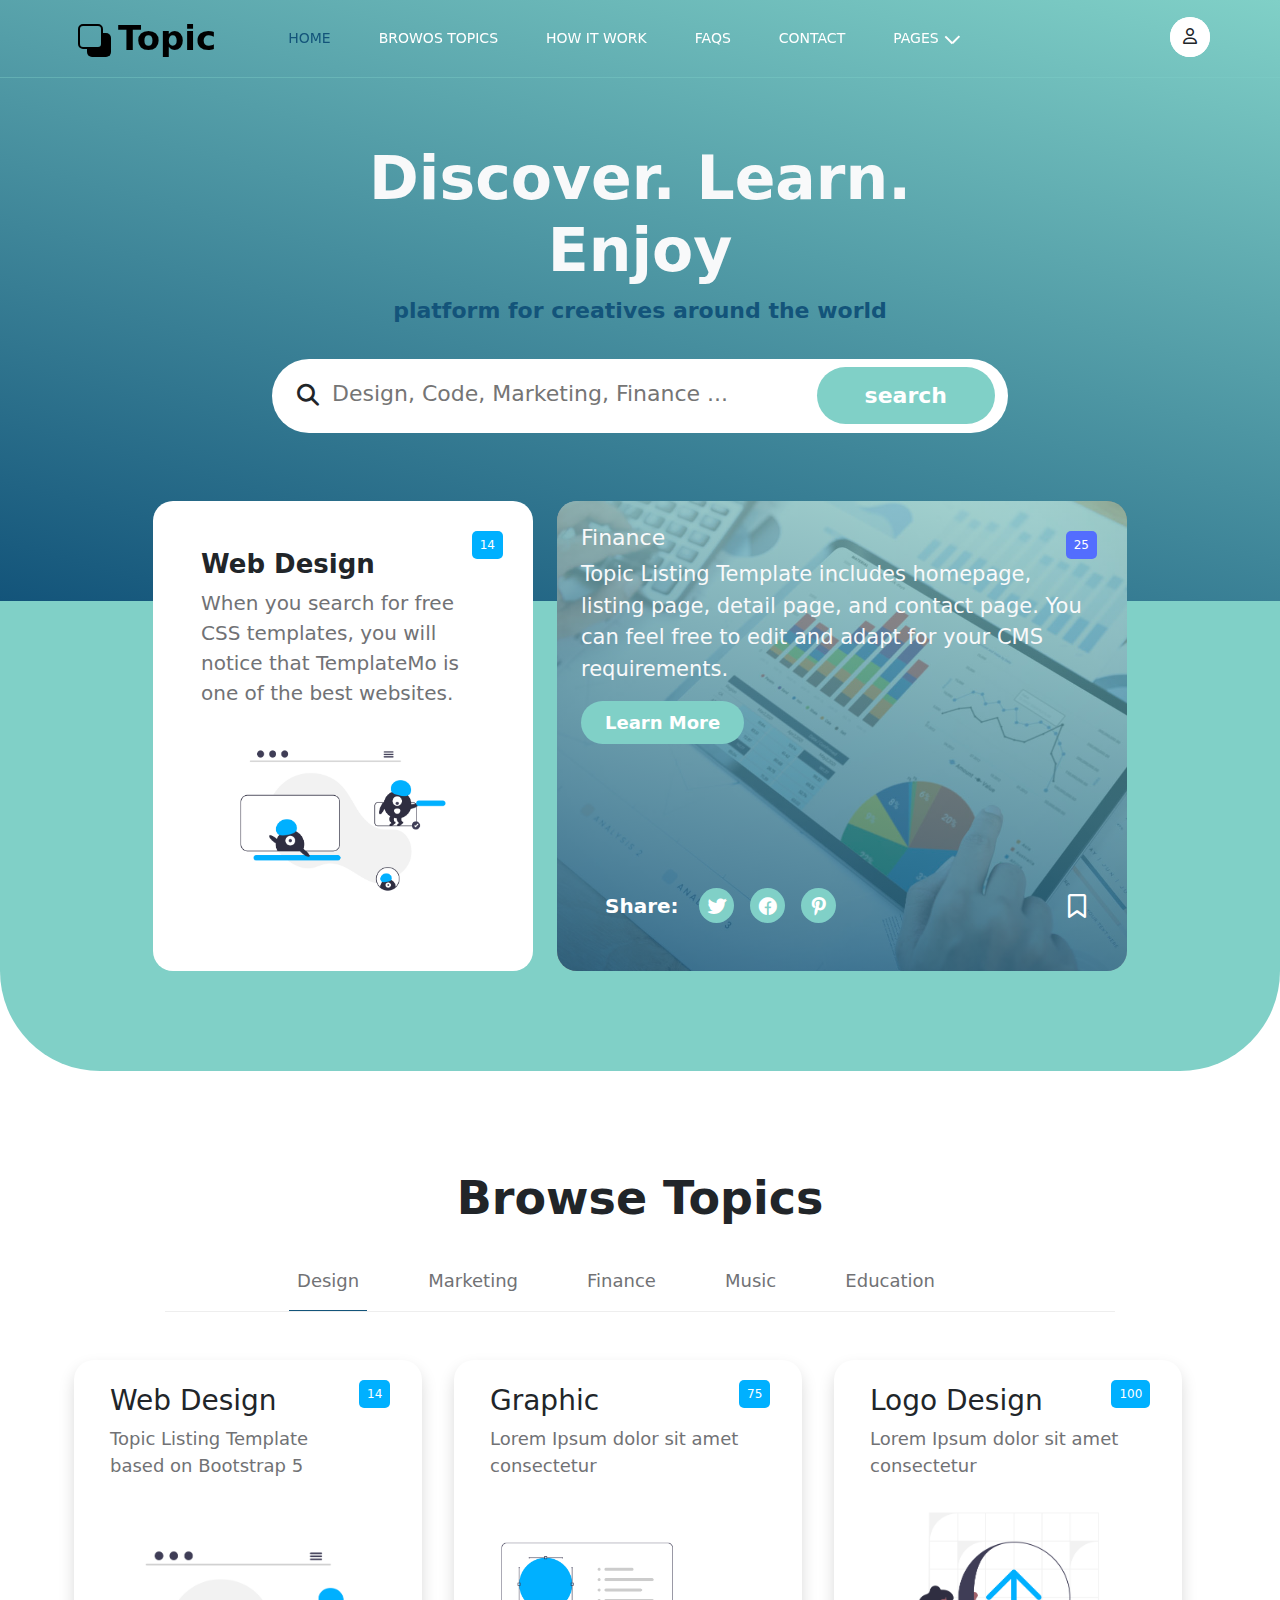
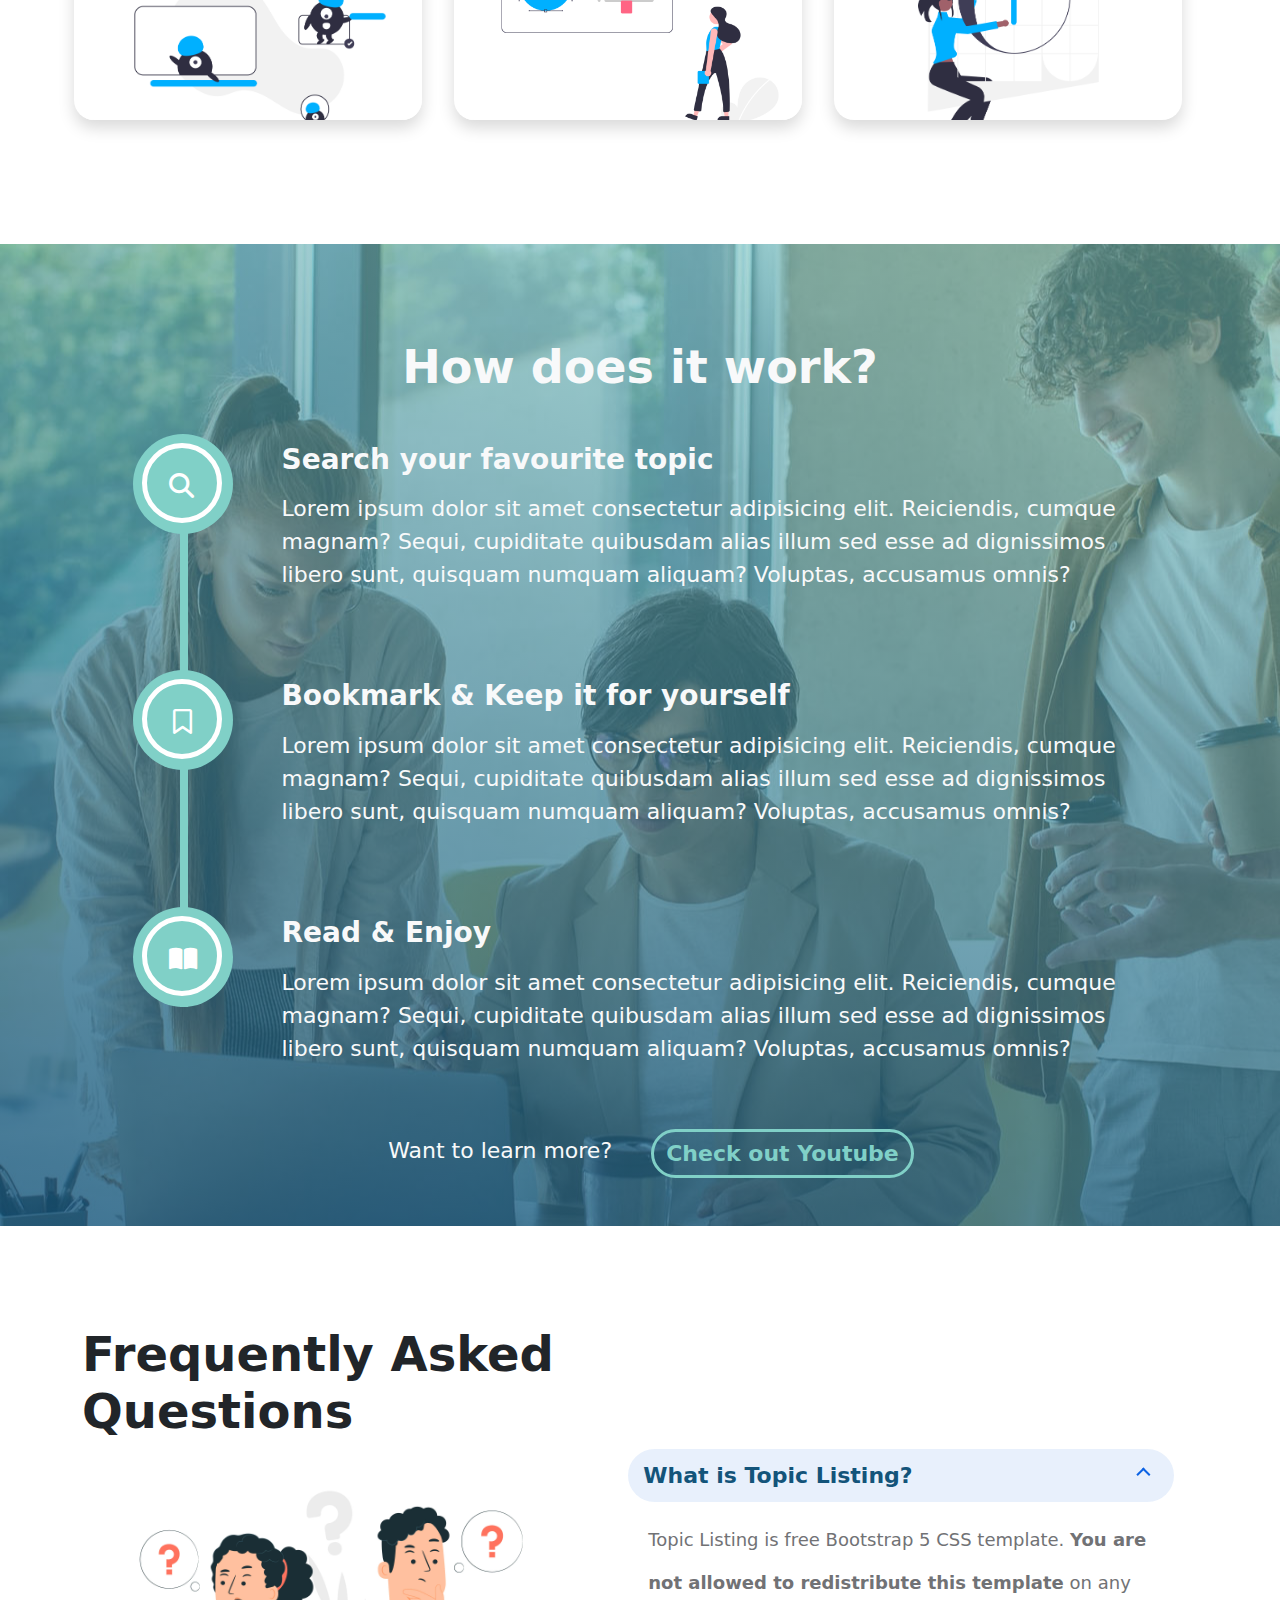
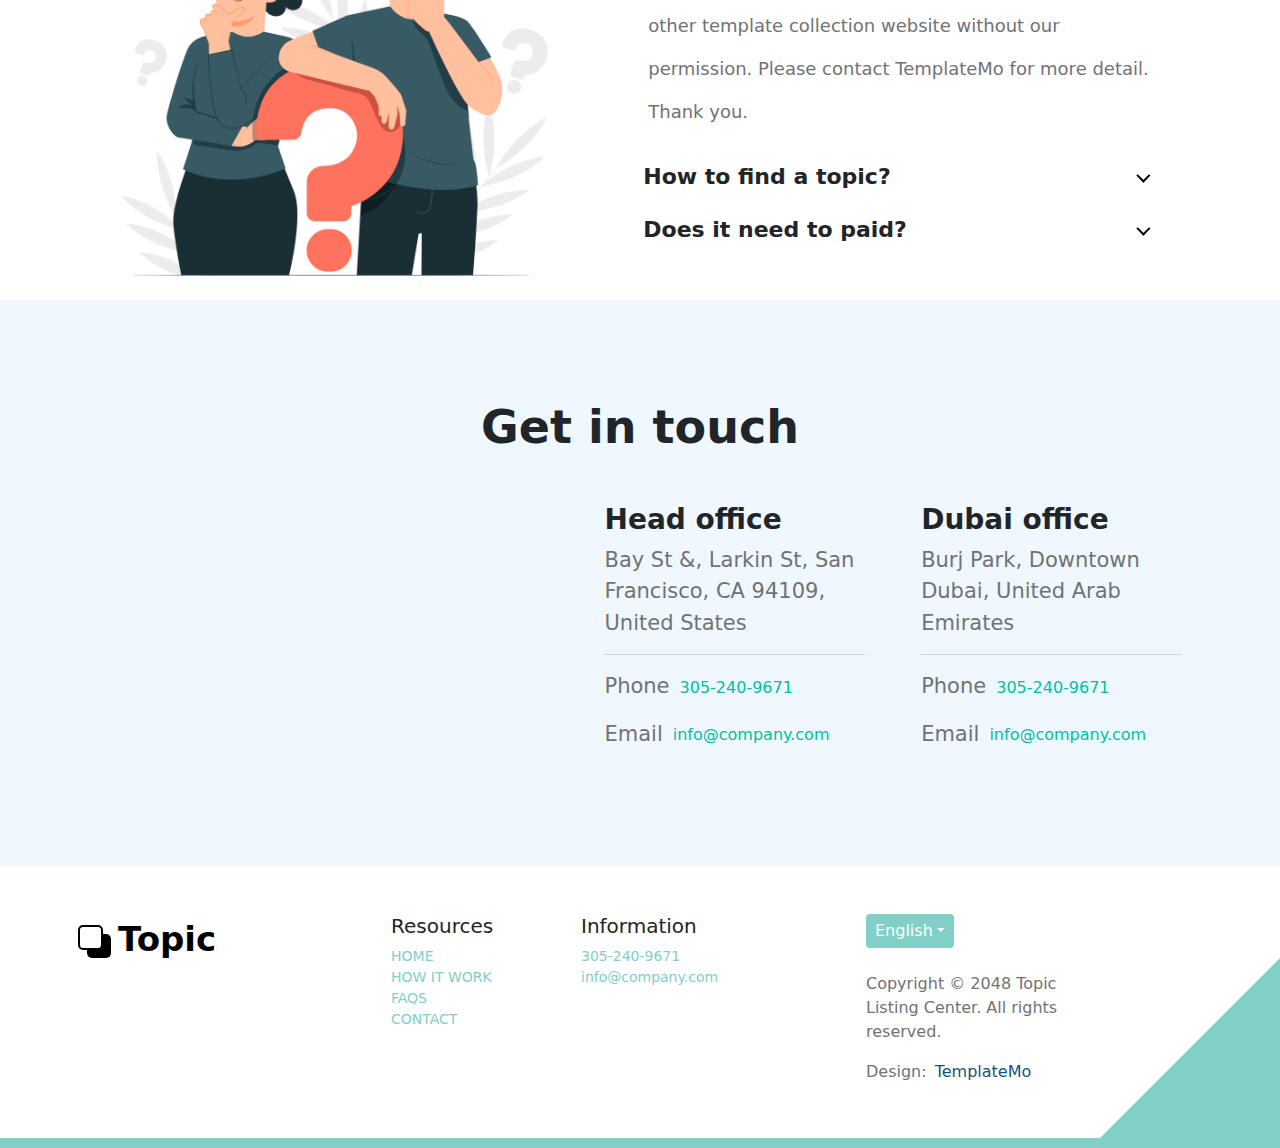
<file: index.html>
<!DOCTYPE html>
<html lang="en">
<head>
    <meta charset="UTF-8">
    <meta name="viewport" content="width=device-width, initial-scale=1.0">
    <link rel="stylesheet" href="css/style.css">
    <link rel="stylesheet" href="css/all.min.css">
    <link rel="stylesheet" href="css/normalize.css">
    <link rel="stylesheet" href="framwork/css/bootstrap.min.css">
    <title>Document</title>
</head>
<body>
    <div class="home" id="home">
        <div class="background-1">
            <div class="header fixed-top py-1">
                <div class="container px-md-0">
                    <div class="navbar navbar-expand-lg">
                        <div class="logo ms-5">
                            <a href="./index.html">Topic</a>
                        </div>
                        <div id="my-links" class="collapse navbar-collapse">
                            <ul class="navbar-nav ms-5 my-list">
                                <li class="nav-item px-lg-3 py-2"><a href="#home" class="nav-link active-color-text">HOME</a></li>
                                <li class="nav-item px-lg-3 py-2"><a href="#browos" class="nav-link">BROWOS TOPICS</a></li>
                                <li class="nav-item px-lg-3 py-2"><a href="#work" class="nav-link">HOW IT WORK</a></li>
                                <li class="nav-item px-lg-3 py-2"><a href="#FAQS" class="nav-link">FAQS</a></li>
                                <li class="nav-item px-lg-3 py-2"><a href="#contact" class="nav-link">CONTACT</a></li>
                                <li class="nav-item px-lg-3 py-2 icon-drop"><a href="" class="nav-link">PAGES</a>
                                    <ul class="dropdown-1">
                                        <li class="py-1 ps-1"><a href="./topics.html">Topics Listing</a></li>
                                        <li class="py-1 ps-1"><a href="./contact.html">Contact Form</a></li>
                                    </ul>
                                </li>
                                <li class="ms-5"><i class="fa-regular fa-user"></i></li>
                            </ul>
                        </div>
                        <i class="fa-regular fa-user"></i>
                        <a href="#my-links" data-bs-toggle="collapse" class=" d-lg-none bar-icon">
                            <div class="bar-1"></div>
                            <div class="bar-2"></div>
                            <div class="bar-3"></div>
                        </a>
                    </div>
                </div>
            </div>
            <div class="container">
                <div class="row info-home">
                    <h1 class="text-light col-12 col-lg-7">Discover. Learn. Enjoy</h1>
                    <p class="col-12 ">platform for creatives around the world</p>
                    <form class="col-12 col-lg-8" action="" method="post">
                        <div class="search">
                            <input class="w-100 mt-3" type="text" name="search" placeholder="Design, Code, Marketing, Finance ...">
                            <input class="px-md-5 hover-btn" type="submit" value="search">
                            <i class="fa-solid fa-magnifying-glass"></i>
                        </div>
                    </form>
                </div>
            </div>
        </div>
        <div class="background-2 background-3">
            <div class="container">
                <div class="row">
                    <div class="boxs col-11 col-md-12 m-3 m-md-0">
                        <div class="row justify-content-center">
                            <div class="box-1 col-12 col-lg-4 p-5 position-relative mb-5 mb-lg-0">
                                <span><a class="px-2" href="./Design.html">14</a></span>
                                <h3>Web Design</h3>
                                <p class="pe-4">When you search for free CSS templates, you will notice that TemplateMo is one of the best websites.</p>
                                <img class="w-100" src="imgs/topics/undraw_Remote_design_team_re_urdx.png">
                            </div>
                            <div class="box-2 col-12 col-lg-6 position-relative px-0 ms-lg-4">
                                <div class="overlay position-absolute"></div>
                                <div class="info-box-2 p-4">
                                    <span><a class="px-2" href="">25</a></span>
                                    <h3 class="text-light">Finance</h3>
                                    <p class="text-light pe-2">Topic Listing Template includes homepage, listing page, detail page, and contact page. You can feel free to edit and adapt for your CMS requirements.</p>
                                    <div class="hover-btn px-4 py-2">Learn More</div>
                                    <div class="info-share row p-4">
                                        <span class="me-5">Share:</span>
                                        <i class=" hover-btn fa-brands fa-twitter mx-2"></i>
                                        <i class=" hover-btn fa-brands fa-facebook mx-2"></i> 
                                        <i class=" hover-btn fa-brands fa-pinterest-p mx-2"></i>
                                        <i class="fa-regular fa-bookmark"></i>
                                    </div>
                                </div>
                            </div>
                        </div>
                    </div>
                </div>
            </div>
        </div>
    </div>
    <div class="browse-topics part-1 for-title for-margin" id="browos">
        <h3 class="title-topic">Browse Topics</h3>
        <div class="container">
            <div class="list-topics row justify-content-center mt-4 mb-5">
                    <ul class="col-12 col-md-8 col-lg-10 m-auto">
                        <li class="py-3 me-3 me-md-3 me-lg-5 px-lg-2 d-inline-block border-bottom"><a data-topics="#design" href="#fgjkdkf">Design</a></li>
                        <li class="py-3 me-3 me-md-3 me-lg-5 px-lg-2 d-inline-block"><a data-topics="#marketing" href="#jhdf">Marketing</a></li>
                        <li class="py-3 me-3 me-md-3 me-lg-5 px-lg-2 d-inline-block"><a data-topics="#finance" href="#jfhd">Finance</a></li>
                        <li class="py-3 me-3 me-md-3 me-lg-5 px-lg-2 d-inline-block"><a data-topics="#music" href="#ewr">Music</a></li>
                        <li class="py-3 me-3 me-md-3 me-lg-5 px-lg-2 d-inline-block"><a data-topics="#education" href="#rew">Education</a></li>
                    </ul>
            </div>
            <div class="group-1 all-group row" id="design">
                <div class="col-12 col-md-6 col-lg-4 mb-4 mb-lg-0">
                    <div class="row">
                        <div class="design shadow col-12 col-md-11 mx-1 pb-5">
                            <div class="p-4 position-relative mb-lg-0">
                                <span><a class="px-2" href="./Design.html">14</a></span>
                                <h3>Web Design</h3>
                                <p class="pe-4">Topic Listing Template based on Bootstrap 5</p>
                            </div>
                            <img class="w-100" src="imgs/topics/undraw_Remote_design_team_re_urdx.png">
                        </div>
                    </div>
                </div>
                <div class="col-12 col-md-6 col-lg-4 mb-4">
                    <div class="row">
                        <div class="shadow graphic col-12 col-md-11 mx-1 pb-5">
                            <div class=" p-4 position-relative mb-lg-0">
                                <span><a class="px-2" href="">75</a></span>
                                <h3>Graphic</h3>
                                <p class="pe-4">Lorem Ipsum dolor sit amet consectetur</p>
                            </div>
                            <img class="w-100" src="imgs/topics/undraw_Redesign_feedback_re_jvm0.png">
                        </div>
                    </div>
                </div>
                <div class="col-12 col-md-6 col-lg-4 mb-4">
                    <div class="row">
                        <div class="shadow logo-design col-12 col-md-11 mx-1 pb-5">
                            <div class=" p-4 position-relative mb-lg-0">
                                <span><a class="px-2" href="">100</a></span>
                                <h3>Logo Design</h3>
                                <p class="pe-4">Lorem Ipsum dolor sit amet consectetur</p>
                            </div>
                            <img class="top" src="imgs/topics/colleagues-working-cozy-office-medium-shot.png">
                        </div>
                    </div>
                </div>
            </div>
            <div class="group-2 all-group row" id="marketing">
                <div class="col-12 col-md-6 col-lg-4 mb-4 mb-lg-0">
                    <div class="row">
                        <div class="advertising shadow col-12 col-md-11 mx-1 pb-5">
                            <div class="p-4 position-relative mb-lg-0">
                                <span><a class="px-2" href="">30</a></span>
                                <h3>Advertising</h3>
                                <p class="pe-4">Lorem Ipsum dolor sit amet consectetur</p>
                            </div>
                            <img class="w-100" src="imgs/topics/undraw_online_ad_re_ol62.png">
                        </div>
                    </div>
                </div>
                <div class="col-12 col-md-6 col-lg-4 mb-4">
                    <div class="row">
                        <div class="shadow video-content col-12 col-md-11 mx-1 pb-5">
                            <div class=" p-4 position-relative mb-lg-0">
                                <span><a class="px-2" href="">65</a></span>
                                <h3>Video Content</h3>
                                <p class="pe-4">Lorem Ipsum dolor sit amet consectetur</p>
                            </div>
                            <img class="w-100" src="imgs/topics/undraw_Group_video_re_btu7.png">
                        </div>
                    </div>
                </div>
                <div class="col-12 col-md-6 col-lg-4 mb-4">
                    <div class="row">
                        <div class="shadow viral-tweet col-12 col-md-11 mx-1 pb-5">
                            <div class=" p-4 position-relative mb-lg-0">
                                <span><a class="px-2" href="">50</a></span>
                                <h3>Viral Tweet</h3>
                                <p class="pe-4">Lorem Ipsum dolor sit amet consectetur</p>
                            </div>
                            <img class="top" src="imgs/topics/undraw_viral_tweet_gndb.png">
                        </div>
                    </div>
                </div>
            </div>
            <div class="group-3 all-group row" id="finance">
                <div class="col-12 col-md-6 mb-4 mb-lg-0">
                    <div class="row">
                        <div class="advertising shadow col-12 col-md-11 mx-1 pb-5">
                            <div class="p-4 position-relative mb-lg-0 ">
                                <span><a class="px-2" href="">30</a></span>
                                <h3>Advertising</h3>
                                <p class="pe-4">Lorem Ipsum dolor sit amet consectetur</p>
                            </div>
                            <img class="w-100" src="imgs/topics/undraw_Finance_re_gnv2.png">
                        </div>
                    </div>
                </div>
                <div class="col-12 col-md-6 mb-4 ">
                    <div class="box-2 position-relative px-0 ms-lg-4 h-100">
                        <div class="overlay position-absolute"></div>
                        <div class="info-box-2 pt-4 px-4 pb-0">
                            <span><a class="px-2" href="">25</a></span>
                            <h3 class="text-light">Finance</h3>
                            <p class="text-light pe-2">Topic Listing Template includes homepage, listing page, detail page, and contact page. You can feel free to edit and adapt for your CMS requirements.</p>
                            <div class="hover-btn px-4 py-2">Learn More</div>
                            <div class="info-share row p-4 mt-5 mt-md-4 mt-lg-2">
                                <span class="me-5">Share:</span>
                                <i class=" hover-btn fa-brands fa-twitter mx-1 mx-lg-2"></i>
                                <i class=" hover-btn fa-brands fa-facebook mx-1 mx-lg-2"></i> 
                                <i class=" hover-btn fa-brands fa-pinterest-p mx-1 mx-lg-2"></i>
                                <i class="fa-regular fa-bookmark"></i>
                            </div>
                        </div>
                    </div>
                </div>
            </div>
            <div class="group-4 all-group row" id="music">
                <div class="col-12 col-md-6 col-lg-4 mb-4 mb-lg-0">
                    <div class="row">
                        <div class=" shadow col-12 col-md-11 mx-1 pb-5">
                            <div class="p-4 position-relative mb-lg-0">
                                <span><a class="px-2" href="">45</a></span>
                                <h3>Composing Song</h3>
                                <p class="pe-4">Lorem Ipsum dolor sit amet consectetur</p>
                            </div>
                            <img class="w-100" src="imgs/topics/undraw_Compose_music_re_wpiw.png">
                        </div>
                    </div>
                </div>
                <div class="col-12 col-md-6 col-lg-4 mb-4">
                    <div class="row">
                        <div class="shadow  col-12 col-md-11 mx-1 pb-5">
                            <div class=" p-4 position-relative mb-lg-0">
                                <span><a class="px-2" href="">20</a></span>
                                <h3>Online Music</h3>
                                <p class="pe-4">Lorem Ipsum dolor sit amet consectetur</p>
                            </div>
                            <img class="w-100" src="imgs/topics/undraw_online_ad_re_ol62.png">
                        </div>
                    </div>
                </div>
                <div class="col-12 col-md-6 col-lg-4 mb-4">
                    <div class="row">
                        <div class="shadow col-12 col-md-11 mx-1 pb-5">
                            <div class=" p-4 position-relative mb-lg-0">
                                <span><a class="px-2" href="">20</a></span>
                                <h3>Podcast</h3>
                                <p class="pe-4">Lorem Ipsum dolor sit amet consectetur</p>
                            </div>
                            <img class="top" src="imgs/topics/undraw_Podcast_audience_re_4i5q.png">
                        </div>
                    </div>
                </div>
            </div>
            <div class="group-5 all-group row" id="education" >
                <div class="col-12 col-md-6 mb-4 mb-lg-0">
                    <div class="row">
                        <div class=" shadow col-12 col-md-11 mx-1 pb-5">
                            <div class="p-4 position-relative mb-lg-0">
                                <span><a class="px-2" href="">80</a></span>
                                <h3>Graduation</h3>
                                <p class="pe-4">Lorem Ipsum dolor sit amet consectetur</p>
                            </div>
                            <img class="w-100" src="imgs/topics/undraw_Graduation_re_gthn.png">
                        </div>
                    </div>
                </div>
                <div class="col-12 col-md-6 mb-4">
                    <div class="row">
                        <div class=" shadow col-12 col-md-11 mx-1 pb-5">
                            <div class="p-4 position-relative mb-lg-0">
                                <span><a class="px-2" href="">75</a></span>
                                <h3>Educator</h3>
                                <p class="pe-4">Lorem Ipsum dolor sit amet consectetur</p>
                            </div>
                            <img class="w-100" src="imgs/topics/undraw_Educator_re_ju47.png">
                        </div>
                    </div>
                </div>
            </div>
        </div>
    </div>
    <div class="how-it-work part-2 for-title for-margin position-relative pt-5" id="work">
        <h3 class="text-light pt-5 ps-4 ps-md-0">How does it work?</h3>
        <div class="overlay"></div>
        <div class="container">
            <div class="info pb-5">
                <div class="span"></div>
                <div class="row justify-content-around">
                    <div class="co-12 col-md-11">
                        <div class="row justify-content-strat pt-5">
                            <i class="fa-solid fa-magnifying-glass col-2 me-5 ms-4 i-1"></i>
                            <div class="box-1 col pb-4 mb-5">
                                <h4 class="text-light pb-2">Search your favourite topic</h4>
                                <p class="text-light">Lorem ipsum dolor sit amet consectetur adipisicing elit. Reiciendis, cumque magnam? Sequi, cupiditate quibusdam alias illum sed esse ad dignissimos libero sunt, quisquam numquam aliquam? Voluptas, accusamus omnis?</p>
                            </div>
                        </div>
                        <div class="row justify-content-strat">
                            <i class="fa-regular fa-bookmark col-2 me-5 ms-4 icon-center i-2"></i>
                            <div class="box-1 col pb-4 mb-5">
                                <h4 class="text-light pb-2">Bookmark & Keep it for yourself</h4>
                                <p class="text-light">Lorem ipsum dolor sit amet consectetur adipisicing elit. Reiciendis, cumque magnam? Sequi, cupiditate quibusdam alias illum sed esse ad dignissimos libero sunt, quisquam numquam aliquam? Voluptas, accusamus omnis?</p>
                            </div>
                        </div>
                        <div class="row justify-content-strat">
                            <i class="fa fa-light fa-book-open col-2 me-5 ms-4 i-3"></i>
                            <div class="box-1 col mb-5">
                                <h4 class="text-light pb-2">Read & Enjoy</h4>
                                <p class="text-light">Lorem ipsum dolor sit amet consectetur adipisicing elit. Reiciendis, cumque magnam? Sequi, cupiditate quibusdam alias illum sed esse ad dignissimos libero sunt, quisquam numquam aliquam? Voluptas, accusamus omnis?</p>
                            </div>
                        </div>
                    </div>
                </div>
                <div class="out-youtube row justify-content-center">
                    <span class="col-8 col-md-5 col-lg-3 text-light">Want to learn more? </span>
                    <a class="col-8 col-md-5 col-lg-3" href="#">Check out Youtube</a>
                </div>
            </div>
        </div>
    </div>
    <div class="questions for-margin" id="FAQS">
        <div class="container">
            <h3>Frequently Asked Questions</h3>
            <div class="row justify-content-around">
                <div class="img col-12 col-md-5">
                    <img class="w-100" src="imgs/faq_graphic.jpg" alt="">
                </div>
                <div class="list-asked col-12 col-md-6" >
                    <div class="collapse-about rounded">
                        <div class="collapse-1 ">
                            <div class="btn-toggle btn-toggle-1 active-2">What is Topic Listing?</div>
                            <div class="accordion-body">
                                Topic Listing is free Bootstrap 5 CSS template. <strong>You are not allowed to redistribute this template</strong> on any other template collection website without our permission. Please contact TemplateMo for more detail. Thank you.
                            </div>
                        </div>
                        <div class="collapse-1">
                            <div class="btn-toggle">How to find a topic?</div>
                            <div class="accordion-body">
                                You can search on Google with <strong>keywords</strong> such as templatemo portfolio, templatemo one-page layouts, photography, digital marketing, etc.
                            </div>
                        </div>
                        <div class="collapse-1">
                            <div class="btn-toggle ">Does it need to paid?</div>
                            <div class="accordion-body">
                                You can modify any of this with custom CSS or overriding our default variables. It's also worth noting that just about any HTML can go within the <code>.accordion-body</code>, though the transition does limit overflow.
                            </div>
                        </div>
                    </div>
                </div>
            </div>
        </div>
    </div>
    <div class="contact for-margin for-title" id="contact">
        <h3>Get in touch</h3>
        <div class="container mt-5">
            <div class="row justify-content-around">
                <div class="map col-12 col-lg-5">
                    <iframe src="https://www.google.com/maps/embed?pb=!1m14!1m8!1m3!1d4621.869725383368!2d-122.42236600000001!3d37.804233!3m2!1i1024!2i768!4f13.1!3m3!1m2!1s0x80858127459fabad%3A0x808ba520e5e9edb7!2sFrancisco%20Park!5e1!3m2!1sen!2sth!4v1692064489731!5m2!1sen!2sth" width="100%" height="100%" style="border:0;" allowfullscreen="" loading="lazy" referrerpolicy="no-referrer-when-downgrade"></iframe>
                </div>
                <div class="box-1 col-12 col-md-6 col-lg-3 mt-4 mt-lg-0">
                    <h4>Head office</h4>
                    <p>Bay St &, Larkin St, San Francisco, CA 94109, United States</p>
                    <div class="phon d-flex">
                        <p>Phone</p>
                        <a href="#">305-240-9671</a>
                    </div>
                    <div class="email d-flex">
                        <p>Email</p>
                        <a href="#">info@company.com</a>
                    </div>
                </div>
                <div class="box-2 col-12 col-md-6 col-lg-3 mt-4 mt-lg-0">
                    <h4>Dubai office</h4>
                    <p>Burj Park, Downtown Dubai, United Arab Emirates</p>
                    <div class="phon d-flex align-items-center">
                        <p>Phone</p>
                        <a href="#">305-240-9671</a>
                    </div>
                    <div class="email d-flex">
                        <p>Email</p>
                        <a href="#">info@company.com</a>
                    </div>
                </div>
            </div>
        </div>
    </div>
    <div class="footer py-5">
        <div class="container">
            <div class="row">
                <div class="logo ms-4 ps-4 col-12 col-lg-3 pb-5">
                    <a href="./index.html">Topic</a>
                </div>
                <div class="resources col-6 col-md-4 col-lg-2">
                    <h5>Resources</h5>
                        <a href="" class=" d-block">HOME</a>
                        <a href="" class=" d-block">HOW IT WORK</a>
                        <a href="" class=" d-block">FAQS</a>
                        <a href="" class=" d-block">CONTACT</a>
                </div>
                <div class="information col-6 col-md-4 col-lg-3">
                    <h5>Information</h5>
                    <a class="d-block" href="#">305-240-9671</a>
                    <a class="d-block" href="#">info@company.com</a>
                </div>
                <div class="col-12 col-md-4 col-lg-3 mt-4 mt-md-0">
                    <div class="dropdown">
                        <div class="btn dropdown-toggle py-1 px-2" id="dropdown" data-bs-toggle="dropdown">English</div>
                        <div class="dropdown-menu rounded" aria-labelledby="dropdown">
                            <div class="dropsown-item ps-3 ">Thai</div>
                            <div class="dropsown-item ps-3 py-1">Myanmar</div>
                            <div class="dropsown-item ps-3 ">Arabic</div>
                        </div>
                    </div>
                    <p class="pt-4">Copyright © 2048 Topic Listing Center. All rights reserved.</p>
                    <div class="d-flex">
                        <p class="pe-2">Design:</p>
                        <span>TemplateMo</span>
                    </div>
                </div>
            </div>
        </div>
    </div>
    <script src="framwork/js/bootstrap.bundle.min.js"></script>
    <script src="framwork/js/jquery.js"></script>
    <script src="js/main.js"></script>
</body>
</html>
</file>
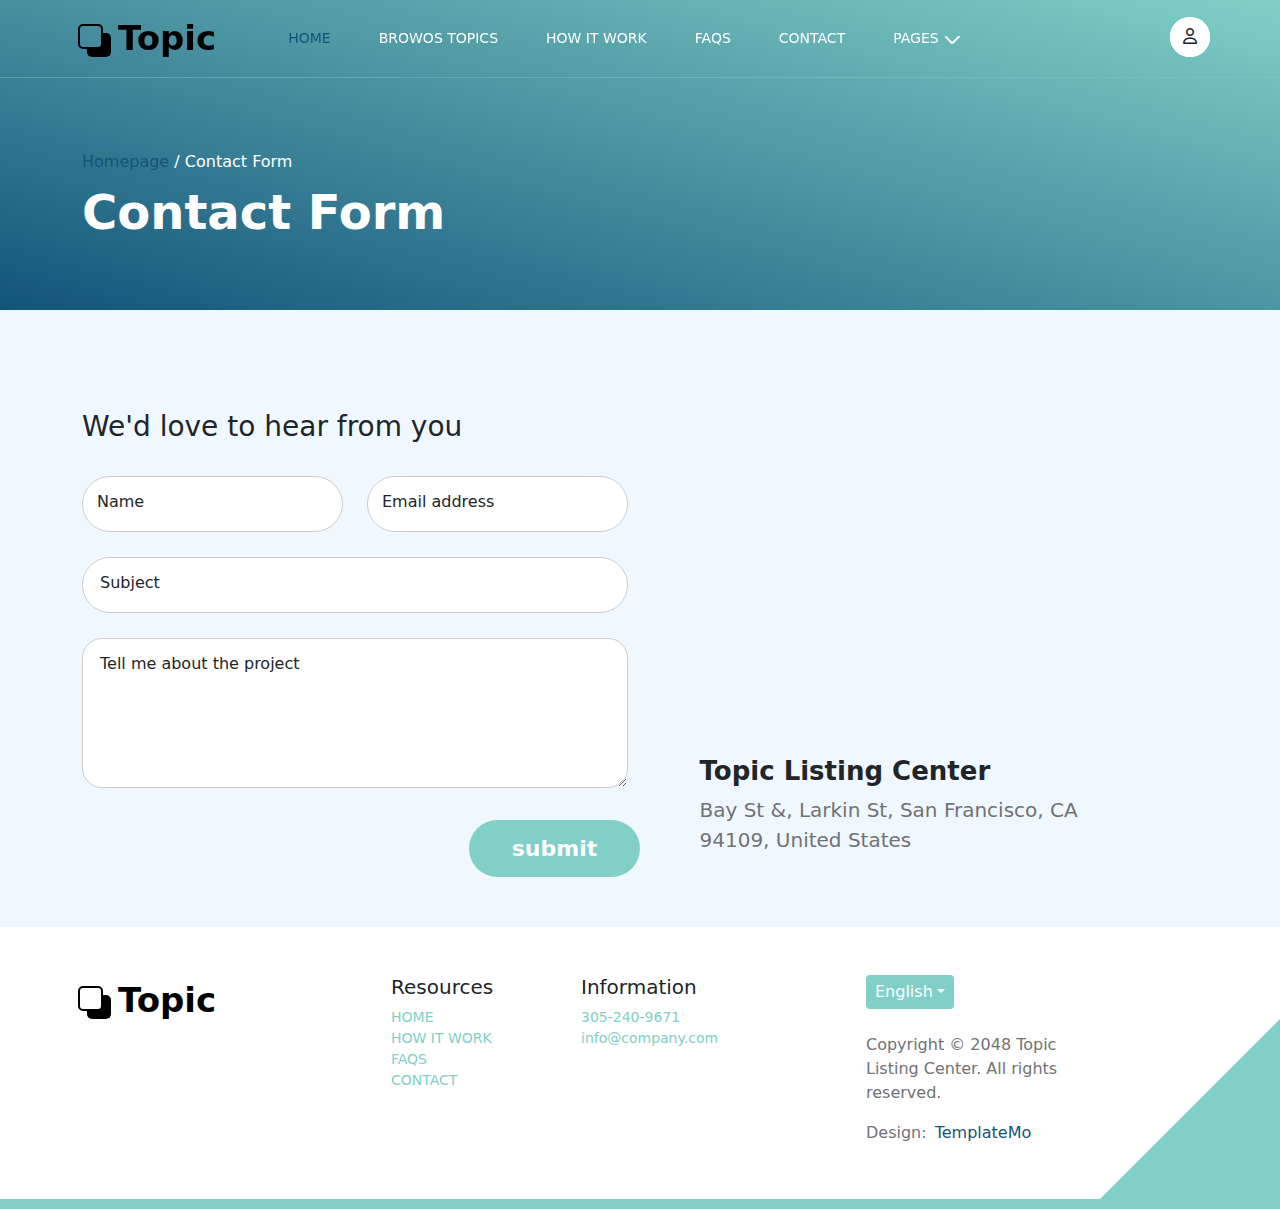
<file: contact.html>
<!DOCTYPE html>
<html lang="en">
<head>
    <meta charset="UTF-8">
    <meta name="viewport" content="width=device-width, initial-scale=1.0">
    <link rel="stylesheet" href="css/style.css">
    <link rel="stylesheet" href="css/all.min.css">
    <link rel="stylesheet" href="css/normalize.css">
    <link rel="stylesheet" href="framwork/css/bootstrap.min.css">
    <title>Document</title>
</head>
<body>
    <div class="home" id="home">
        <div class="background-1">
            <div class="header fixed-top py-1">
                <div class="container px-md-0">
                    <div class="navbar navbar-expand-lg">
                        <div class="logo ms-5">
                            <a href="./index.html">Topic</a>
                        </div>
                        <div id="my-links" class="collapse navbar-collapse">
                            <ul class="navbar-nav ms-5 my-list">
                                <li class="nav-item px-lg-3 py-2"><a href="./index.html" class="nav-link active-color-text">HOME</a></li>
                                <li class="nav-item px-lg-3 py-2"><a href="./index.html#browos" class="nav-link">BROWOS TOPICS</a></li>
                                <li class="nav-item px-lg-3 py-2"><a href="./index.html#work" class="nav-link">HOW IT WORK</a></li>
                                <li class="nav-item px-lg-3 py-2"><a href="./index.html#FAQS" class="nav-link">FAQS</a></li>
                                <li class="nav-item px-lg-3 py-2"><a href="./index.html#contact" class="nav-link">CONTACT</a></li>
                                <li class="nav-item px-lg-3 py-2 icon-drop"><a href="" class="nav-link">PAGES</a>
                                    <ul class="dropdown-1">
                                        <li class="py-1 ps-1"><a href="./topics.html">Topics Listing</a></li>
                                        <li class="py-1 ps-1"><a href="./contact.html">Contact Form</a></li>
                                    </ul>
                                </li>
                                <li class="ms-5"><i class="fa-regular fa-user"></i></li>
                            </ul>
                        </div>
                        <i class="fa-regular fa-user"></i>
                        <a href="#my-links" data-bs-toggle="collapse" class=" d-lg-none bar-icon">
                            <div class="bar-1"></div>
                            <div class="bar-2"></div>
                            <div class="bar-3"></div>
                        </a>
                    </div>
                </div>
            </div>
            <div class="container">
                <div class="info-section">
                    <a href="./index.html">Homepage</a>
                    <span>/ Contact Form</span>
                    <h2>Contact Form</h2>
                </div>
            </div>
        </div>
    </div>
    <div class="part-form for-margin">
            <div class="container">
            <h3>We'd love to hear from you</h3>
            <form action="" method="post">
                <div class="row">
                    <div class="col-12 col-lg-6">
                        <div class="row">
                            <div class="name position-relative col-12 col-md-6">
                                <div class="row justify-content-center">
                                    <label class=" position-absolute" for="name">Name</label>
                                    <input class="col-12 col-md-11" type="name" name="name" id="name">
                                </div>
                            </div>
                            <div class="email col-12 col-md-6 position-relative">
                                <div class="row justify-content-center">
                                    <label class=" position-absolute" for="email">Email address</label>
                                    <input class="col-12 col-md-11" type="email" name="email" id="email">
                                </div>
                            </div>
                            <div class="subject col-12 position-relative">
                                <label class=" position-absolute" for="subject">Subject</label>
                                <input class="w-100" type="email" name="email" id="subject">
                            </div>
                            <div class="text-area col-12 position-relative">
                                <label class=" position-absolute" for="project">Tell me about the project</label>
                                <textarea class="w-100" name="project" id="project"></textarea>
                            </div>
                            <input class="hover-btn" type="submit" value="submit">
                        </div>
                    </div>
                    <div class="box-map col-12 col-lg-6">
                        <div class="row justify-content-center">
                            <div class="col-12 col-lg-10">
                                <div class="map">
                                    <iframe src="https://www.google.com/maps/embed?pb=!1m14!1m8!1m3!1d4621.869725383368!2d-122.42236600000001!3d37.804233!3m2!1i1024!2i768!4f13.1!3m3!1m2!1s0x80858127459fabad%3A0x808ba520e5e9edb7!2sFrancisco%20Park!5e1!3m2!1sen!2sth!4v1692064489731!5m2!1sen!2sth" width="100%" height="100%" style="border:0;" allowfullscreen="" loading="lazy" referrerpolicy="no-referrer-when-downgrade"></iframe>
                                </div>
                                <h4>Topic Listing Center</h4>
                                <p>Bay St &, Larkin St, San Francisco, CA 94109, United States</p>
                            </div>
                        </div>
                    </div>
                </div>
            </form>
        </div>
    </div>
    <div class="footer py-5">
        <div class="container">
            <div class="row">
                <div class="logo ms-4 ps-4 col-12 col-lg-3 pb-5">
                    <a href="./index.html">Topic</a>
                </div>
                <div class="resources col-6 col-md-4 col-lg-2">
                    <h5>Resources</h5>
                        <a href="" class=" d-block">HOME</a>
                        <a href="" class=" d-block">HOW IT WORK</a>
                        <a href="" class=" d-block">FAQS</a>
                        <a href="" class=" d-block">CONTACT</a>
                </div>
                <div class="information col-6 col-md-4 col-lg-3">
                    <h5>Information</h5>
                    <a class="d-block" href="#">305-240-9671</a>
                    <a class="d-block" href="#">info@company.com</a>
                </div>
                <div class="col-12 col-md-4 col-lg-3 mt-4 mt-md-0">
                    <div class="dropdown">
                        <div class="btn dropdown-toggle py-1 px-2" id="dropdown" data-bs-toggle="dropdown">English</div>
                        <div class="dropdown-menu rounded" aria-labelledby="dropdown">
                            <div class="dropsown-item ps-3 ">Thai</div>
                            <div class="dropsown-item ps-3 py-1">Myanmar</div>
                            <div class="dropsown-item ps-3 ">Arabic</div>
                        </div>
                    </div>
                    <p class="pt-4">Copyright © 2048 Topic Listing Center. All rights reserved.</p>
                    <div class="d-flex">
                        <p class="pe-2">Design:</p>
                        <span>TemplateMo</span>
                    </div>
                </div>
            </div>
        </div>
    </div>
<script src="framwork/js/bootstrap.bundle.min.js"></script>
<script src="framwork/js/jquery.js"></script>
<script src="js/main.js"></script>
</body>
</html>
</file>
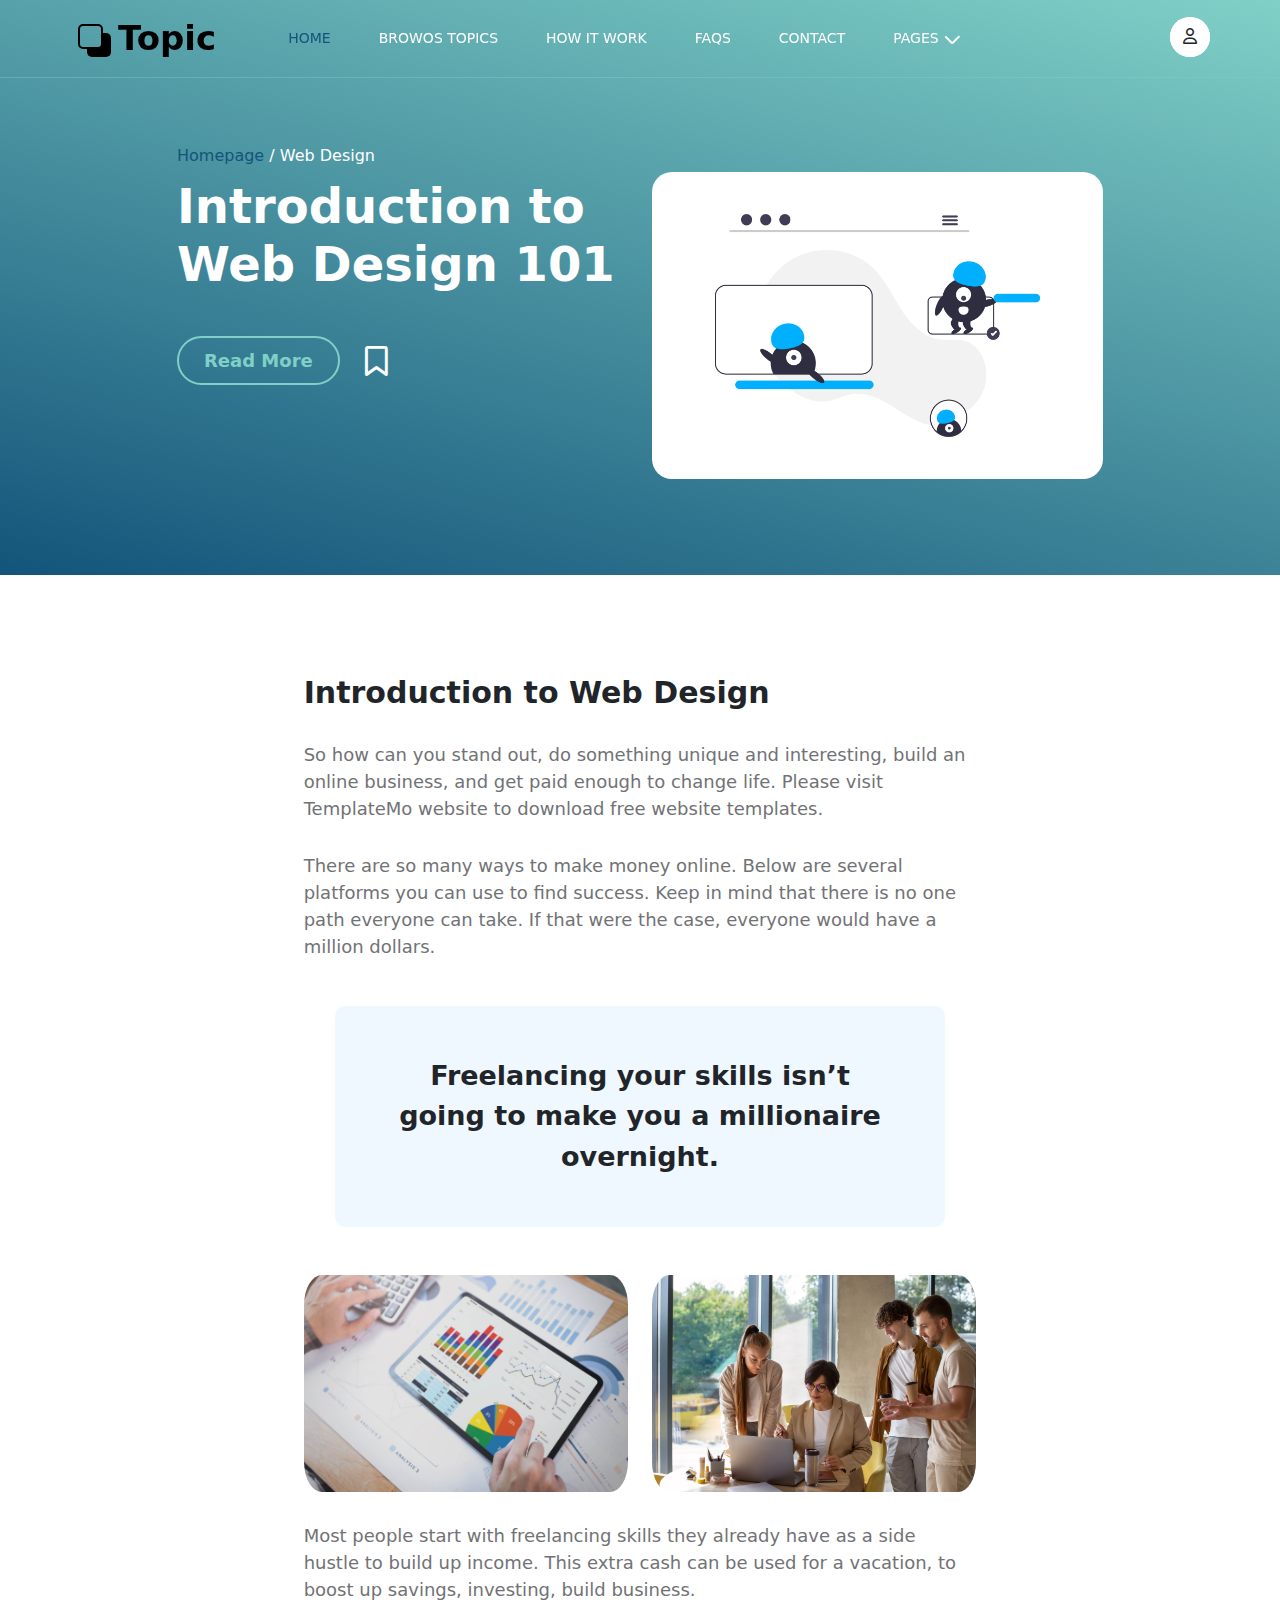
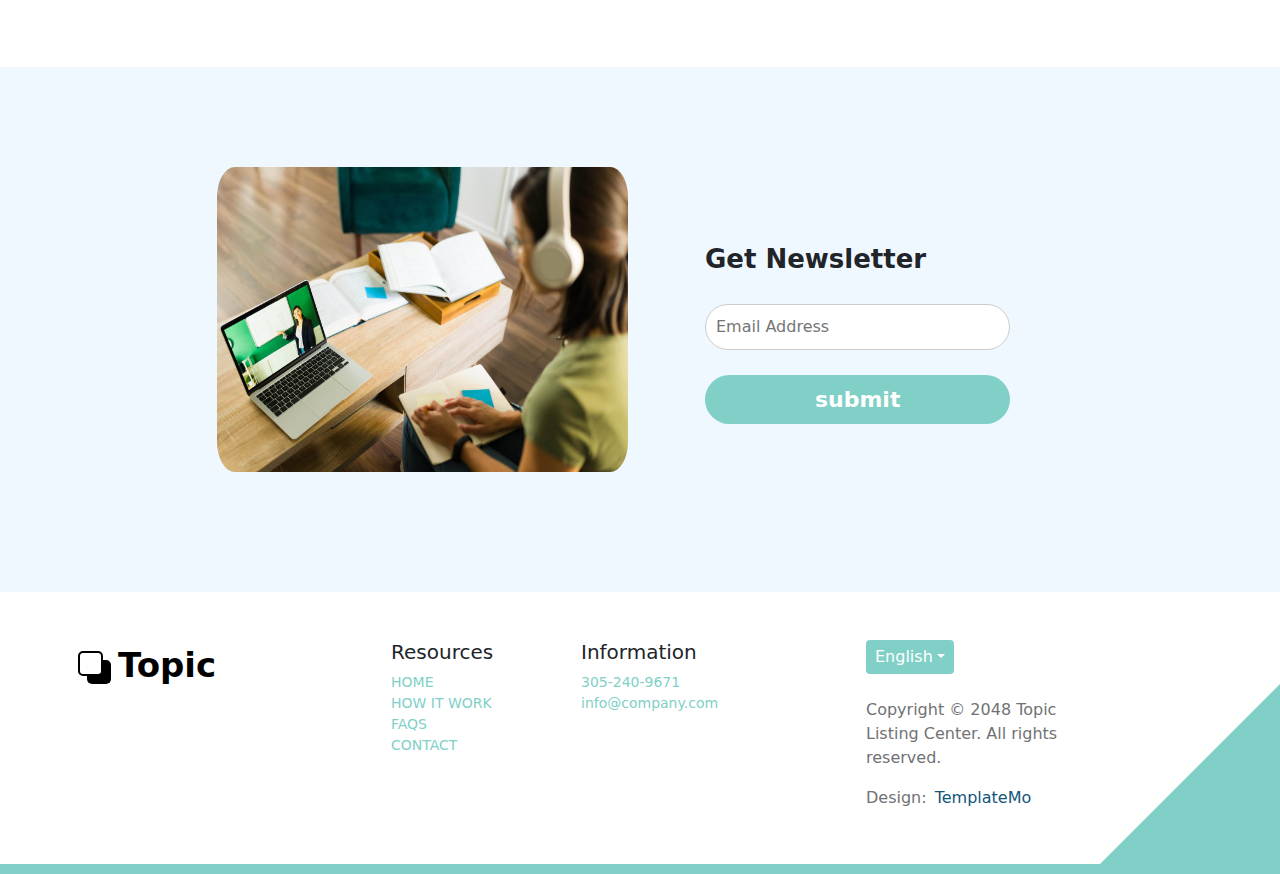
<file: Design.html>
<!DOCTYPE html>
<html lang="en">
<head>
    <meta charset="UTF-8">
    <meta name="viewport" content="width=device-width, initial-scale=1.0">
    <link rel="stylesheet" href="css/style.css">
    <link rel="stylesheet" href="css/all.min.css">
    <link rel="stylesheet" href="css/normalize.css">
    <link rel="stylesheet" href="framwork/css/bootstrap.min.css">
    <title>Document</title>
</head>
<body>
    <div class="home" id="home">
        <div class="background-1">
            <div class="header fixed-top py-1">
                <div class="container px-md-0">
                    <div class="navbar navbar-expand-lg">
                        <div class="logo ms-5">
                            <a href="./index.html">Topic</a>
                        </div>
                        <div id="my-links" class="collapse navbar-collapse">
                            <ul class="navbar-nav ms-5 my-list">
                                <li class="nav-item px-lg-3 py-2"><a href="./index.html" class="nav-link active-color-text">HOME</a></li>
                                <li class="nav-item px-lg-3 py-2"><a href="./index.html#browos" class="nav-link">BROWOS TOPICS</a></li>
                                <li class="nav-item px-lg-3 py-2"><a href="./index.html#work" class="nav-link">HOW IT WORK</a></li>
                                <li class="nav-item px-lg-3 py-2"><a href="./index.html#FAQS" class="nav-link">FAQS</a></li>
                                <li class="nav-item px-lg-3 py-2"><a href="./index.html#contact" class="nav-link">CONTACT</a></li>
                                <li class="nav-item px-lg-3 py-2 icon-drop"><a href="" class="nav-link">PAGES</a>
                                    <ul class="dropdown-1">
                                        <li class="py-1 ps-1"><a href="./topics.html">Topics Listing</a></li>
                                        <li class="py-1 ps-1"><a href="./contact.html">Contact Form</a></li>
                                    </ul>
                                </li>
                                <li class="ms-5"><i class="fa-regular fa-user"></i></li>
                            </ul>
                        </div>
                        <i class="fa-regular fa-user"></i>
                        <a href="#my-links" data-bs-toggle="collapse" class=" d-lg-none bar-icon">
                            <div class="bar-1"></div>
                            <div class="bar-2"></div>
                            <div class="bar-3"></div>
                        </a>
                    </div>
                </div>
            </div>
            <div class="disign-part-1">
                <div class="container py-5">
                    <div class="row mb-5 justify-content-center">
                        <div class="info-section col-12 col-lg-5 pt-5 mt-5">
                            <a href="./index.html">Homepage</a>
                            <span>/ Web Design</span>
                            <h2>Introduction to Web Design 101</h2>
                            <a class="link" href="./index.html">Read More</a>
                            <i class="fa-regular fa-bookmark"></i>
                        </div>
                        <div class="img col-12 col-lg-5 mt-4">
                            <img class="w-100" src="./imgs/topics/undraw_Remote_design_team_re_urdx.png" alt="">
                        </div>
                    </div>
                </div>
            </div>
        </div>
    </div>
    <div class="design-part-1 for-margin">
        <div class="container">
            <div class="row justify-content-center">
                <div class="col-12 col-lg-11">
                    <div class="row justify-content-center">
                        <div class="info-p col-12 col-lg-8">
                            <h4>Introduction to Web Design</h4>
                            <p>So how can you stand out, do something unique and interesting, build an online business, and get paid enough to change life. Please visit TemplateMo website to download free website templates.</p>
                            <p>There are so many ways to make money online. Below are several platforms you can use to find success. Keep in mind that there is no one path everyone can take. If that were the case, everyone would have a million dollars.</p>
                        </div>
                        <strong class="col-12 col-lg-7">Freelancing your skills isn’t going to make you a millionaire overnight.</strong>
                        <div class="box-imgs col-12 col-lg-8 mt-5">
                            <div class="row justify-content-between">
                                <img class="col-12 col-lg-6" src="./imgs/businesswoman-using-tablet-analysis.jpg" alt="">
                                <img class="col-12 col-lg-6 mt-4 mt-lg-0" src="./imgs/colleagues-working-cozy-office-medium-shot.jpg" alt="">
                                <p>Most people start with freelancing skills they already have as a side hustle to build up income. This extra cash can be used for a vacation, to boost up savings, investing, build business.</p>
                            </div>
                        </div>
                    </div>
                </div>
            </div>
        </div>
    </div>
    <div class="design-part-2 for-margin mt-5">
        <div class="container">
            <div class="row justify-content-center">
                <div class="col-12 col-lg-11">
                    <div class="row justify-content-center">
                        <img class="col-12 col-lg-5" src="./imgs/rear-view-young-college-student.jpg" alt="">
                        <form class="col-12 col-lg-5 p-5" action="" method="post">
                            <label for="email">Get Newsletter</label>
                            <input type="email" name="email" id="email" placeholder="Email Address">
                            <input type="submit" value="submit">
                        </form>
                    </div>
                </div>
            </div>
        </div>
    </div>
    <div class="footer py-5">
        <div class="container">
            <div class="row">
                <div class="logo ms-4 ps-4 col-12 col-lg-3 pb-5">
                    <a href="./index.html">Topic</a>
                </div>
                <div class="resources col-6 col-md-4 col-lg-2">
                    <h5>Resources</h5>
                        <a href="" class=" d-block">HOME</a>
                        <a href="" class=" d-block">HOW IT WORK</a>
                        <a href="" class=" d-block">FAQS</a>
                        <a href="" class=" d-block">CONTACT</a>
                </div>
                <div class="information col-6 col-md-4 col-lg-3">
                    <h5>Information</h5>
                    <a class="d-block" href="#">305-240-9671</a>
                    <a class="d-block" href="#">info@company.com</a>
                </div>
                <div class="col-12 col-md-4 col-lg-3 mt-4 mt-md-0">
                    <div class="dropdown">
                        <div class="btn dropdown-toggle py-1 px-2" id="dropdown" data-bs-toggle="dropdown">English</div>
                        <div class="dropdown-menu rounded" aria-labelledby="dropdown">
                            <div class="dropsown-item ps-3 ">Thai</div>
                            <div class="dropsown-item ps-3 py-1">Myanmar</div>
                            <div class="dropsown-item ps-3 ">Arabic</div>
                        </div>
                    </div>
                    <p class="pt-4">Copyright © 2048 Topic Listing Center. All rights reserved.</p>
                    <div class="d-flex">
                        <p class="pe-2">Design:</p>
                        <span>TemplateMo</span>
                    </div>
                </div>
            </div>
        </div>
    </div>
<script src="framwork/js/bootstrap.bundle.min.js"></script>
<script src="framwork/js/jquery.js"></script>
<script src="js/main.js"></script>
</body>
</html>
</file>
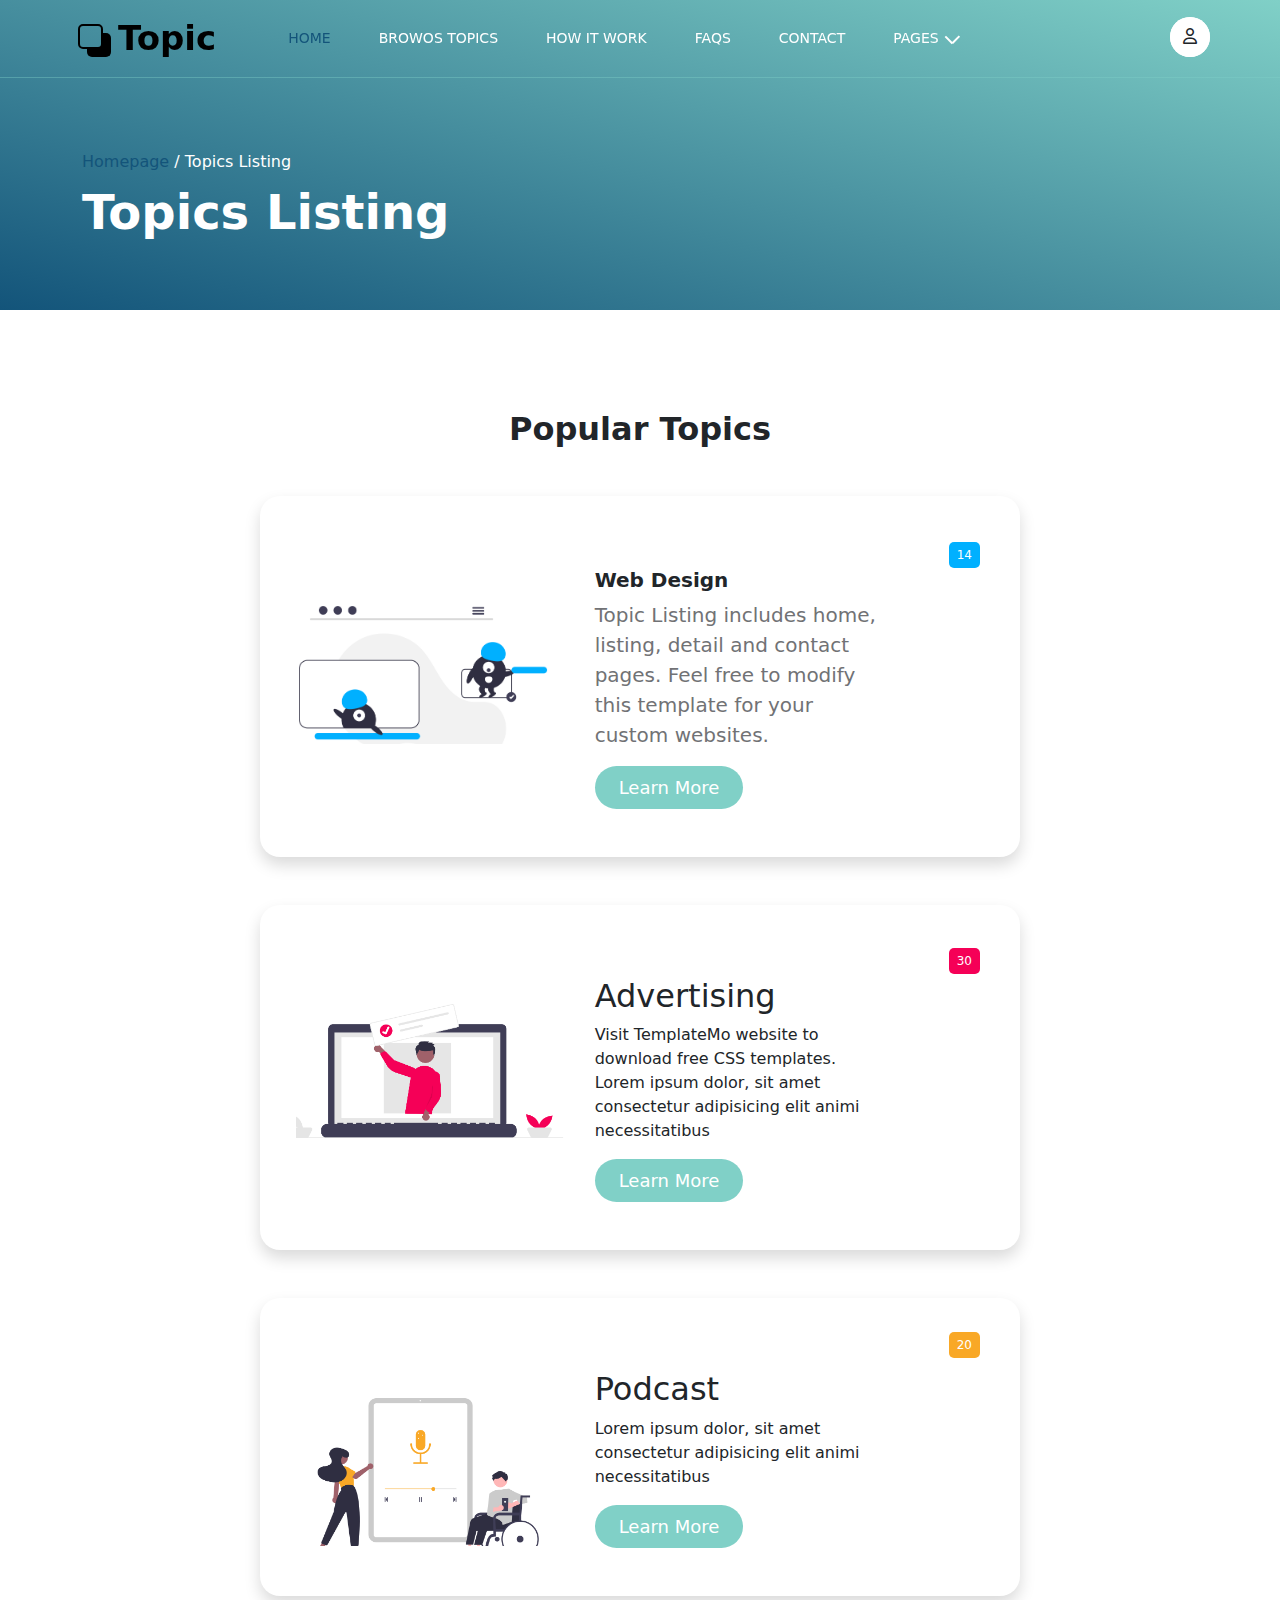
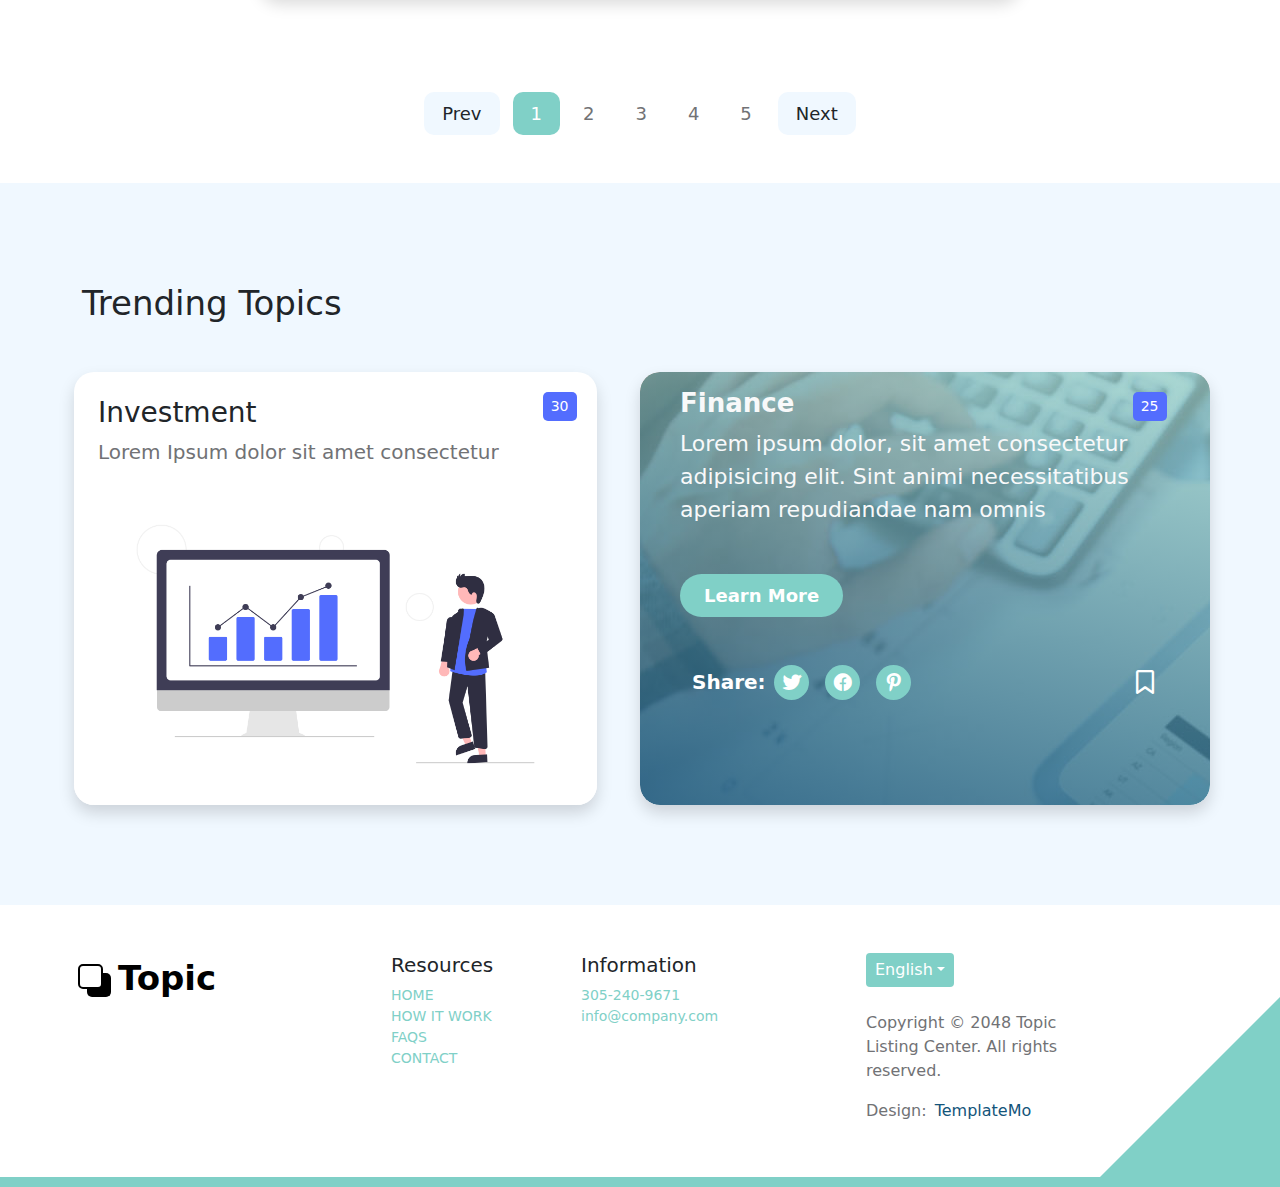
<file: topics.html>
<!DOCTYPE html>
<html lang="en">
<head>
    <meta charset="UTF-8">
    <meta name="viewport" content="width=device-width, initial-scale=1.0">
    <link rel="stylesheet" href="css/style.css">
    <link rel="stylesheet" href="css/all.min.css">
    <link rel="stylesheet" href="css/normalize.css">
    <link rel="stylesheet" href="framwork/css/bootstrap.min.css">
    <title>Document</title>
</head>
<body>
    <div class="home" id="home">
        <div class="background-1">
            <div class="header fixed-top py-1">
                <div class="container px-md-0">
                    <div class="navbar navbar-expand-lg">
                        <div class="logo ms-5">
                            <a href="./index.html">Topic</a>
                        </div>
                        <div id="my-links" class="collapse navbar-collapse">
                            <ul class="navbar-nav ms-5 my-list">
                                <li class="nav-item px-lg-3 py-2"><a href="./index.html" class="nav-link active-color-text">HOME</a></li>
                                <li class="nav-item px-lg-3 py-2"><a href="./index.html#browos" class="nav-link">BROWOS TOPICS</a></li>
                                <li class="nav-item px-lg-3 py-2"><a href="./index.html#work" class="nav-link">HOW IT WORK</a></li>
                                <li class="nav-item px-lg-3 py-2"><a href="./index.html#FAQS" class="nav-link">FAQS</a></li>
                                <li class="nav-item px-lg-3 py-2"><a href="./index.html#contact" class="nav-link">CONTACT</a></li>
                                <li class="nav-item px-lg-3 py-2 icon-drop"><a href="" class="nav-link">PAGES</a>
                                    <ul class="dropdown-1">
                                        <li class="py-1 ps-1"><a href="./topics.html">Topics Listing</a></li>
                                        <li class="py-1 ps-1"><a href="./contact.html">Contact Form</a></li>
                                    </ul>
                                </li>
                                <li class="ms-5"><i class="fa-regular fa-user"></i></li>
                            </ul>
                        </div>
                        <i class="fa-regular fa-user"></i>
                        <a href="#my-links" data-bs-toggle="collapse" class=" d-lg-none bar-icon">
                            <div class="bar-1"></div>
                            <div class="bar-2"></div>
                            <div class="bar-3"></div>
                        </a>
                    </div>
                </div>
            </div>
            <div class="container">
                <div class="info-section">
                    <a href="./index.html">Homepage</a>
                    <span>/ Topics Listing</span>
                    <h2>Topics Listing</h2>
                </div>
            </div>
        </div>
    </div>
    <div class="popular-topics for-title for-margin">
        <h3>Popular Topics</h3>
        <div class="container mt-5">
            <div class="row mb-5 justify-content-center">
                <div class="box-1 shadow design col-12 col-lg-8 p-5 position-relative mb-5 mb-lg-0">
                    <div class="row">
                        <div class="img col-12 col-lg-5">
                            <img class="col-12 col-lg-5" src="imgs/topics/undraw_Remote_design_team_re_urdx.png">
                        </div>
                        <div class="info-14 col-12 col-lg-6 mt-4">
                            <span><a class="px-2 py-1" href="">14</a></span>
                            <h3>Web Design</h3>
                            <p class="pe-4">Topic Listing includes home, listing, detail and contact pages. Feel free to modify this template for your custom websites.</p>
                            <div class="hover-btn px-4 py-2">Learn More</div>
                        </div>
                    </div>
                </div>
            </div>
            <div class="row mb-5 justify-content-center">
                <div class="box-1 shadow advertising col-12 col-lg-8 p-5 position-relative mb-5 mb-lg-0">
                    <div class="row">
                        <div class="img col-12 col-lg-5">
                            <img class="col-12 col-lg-5" src="imgs/topics/undraw_online_ad_re_ol62.png">
                        </div>
                        <div class="info-30 col-12 col-lg-6 mt-4">
                            <span><a class="px-2 py-1" href="">30</a></span>
                            <h3>Advertising</h3>
                            <p class="pe-4">Visit TemplateMo website to download free CSS templates. Lorem ipsum dolor, sit amet consectetur adipisicing elit animi necessitatibus</p>
                            <div class="hover-btn px-4 py-2">Learn More</div>
                        </div>
                    </div>
                </div>
            </div>
            <div class="row mb-5 justify-content-center">
                <div class="box-1 shadow Podcast col-12 col-lg-8 p-5 position-relative mb-5 mb-lg-0">
                    <div class="row">
                        <div class="img col-12 col-lg-5">
                            <img class="col-12 col-lg-5" src="imgs/topics/undraw_Podcast_audience_re_4i5q.png">
                        </div>
                        <div class="info-20 col-12 col-lg-6 mt-4">
                            <span><a class="px-2 py-1" href="">20</a></span>
                            <h3>Podcast</h3>
                            <p class="pe-4">Lorem ipsum dolor, sit amet consectetur adipisicing elit animi necessitatibus</p>
                            <div class="hover-btn px-4 py-2">Learn More</div>
                        </div>
                    </div>
                </div>
            </div>
            <div class="badgation d-flex justify-content-center mt-5 pt-5">
                <div class="prev mx-2">Prev</div>
                <a class=" num-1" href="">1</a>
                <a class="" href="">2</a>
                <a class="" href="">3</a>
                <a class="" href="">4</a>
                <a class="" href="">5</a>
                <div class="next mx-2">Next</div>
            </div>
        </div>
    </div>
    <div class="trending for-margin mt-5">
        <div class="container">
            <h2>Trending Topics</h2>
            <div class="row justify-content-center mt-5">
                <div class="col-12 col-md-6">
                    <div class="row">
                        <div class="col-12 col-md-11 shadow mx-1 py-4 p-lg-0">
                            <div class="p-4 pb-0 position-relative mb-lg-0">
                                <span><a class="px-2" href="">30</a></span>
                                <h3>Investment</h3>
                                <p class="pe-4">Lorem Ipsum dolor sit amet consectetur</p>
                            </div>
                            <img class="w-100" src="imgs/topics/undraw_Finance_re_gnv2.png">
                        </div>
                    </div>
                </div>
                <div class="col-12 col-md-6 mt-5 mt-md-0 shadow">
                    <div class="row background-3 position-relative h-100">
                        <div class="overlay position-absolute"></div>
                        <div class="box-2 col-12 col-md-11 position-relative px-0 ms-lg-4">
                            <div class="info-box-2 px-3 pt-3 pb-1">
                                <span><a class="px-2" href="">25</a></span>
                                <h3 class="text-light">Finance</h3>
                                <p class="text-light pe-2">Lorem ipsum dolor, sit amet consectetur adipisicing elit. Sint animi necessitatibus aperiam repudiandae nam omnis</p>
                                <div class="hover-btn px-4 py-2 my-2 mb-lg-4 mt-lg-5">Learn More</div>
                                <div class="info-share row p-4 mt-1">
                                    <span class="me-4 ps-0">Share:</span>
                                    <i class=" hover-btn fa-brands fa-twitter mx-2"></i>
                                    <i class=" hover-btn fa-brands fa-facebook mx-2"></i> 
                                    <i class=" hover-btn fa-brands fa-pinterest-p mx-2"></i>
                                    <i class="fa-regular fa-bookmark"></i>
                                </div>
                            </div>
                        </div>
                    </div>
                </div>
            </div>
        </div>
    </div>
    <div class="footer py-5">
        <div class="container">
            <div class="row">
                <div class="logo ms-4 ps-4 col-12 col-lg-3 pb-5">
                    <a href="./index.html">Topic</a>
                </div>
                <div class="resources col-6 col-md-4 col-lg-2">
                    <h5>Resources</h5>
                        <a href="" class=" d-block">HOME</a>
                        <a href="" class=" d-block">HOW IT WORK</a>
                        <a href="" class=" d-block">FAQS</a>
                        <a href="" class=" d-block">CONTACT</a>
                </div>
                <div class="information col-6 col-md-4 col-lg-3">
                    <h5>Information</h5>
                    <a class="d-block" href="#">305-240-9671</a>
                    <a class="d-block" href="#">info@company.com</a>
                </div>
                <div class="col-12 col-md-4 col-lg-3 mt-4 mt-md-0">
                    <div class="dropdown">
                        <div class="btn dropdown-toggle py-1 px-2" id="dropdown" data-bs-toggle="dropdown">English</div>
                        <div class="dropdown-menu rounded" aria-labelledby="dropdown">
                            <div class="dropsown-item ps-3 ">Thai</div>
                            <div class="dropsown-item ps-3 py-1">Myanmar</div>
                            <div class="dropsown-item ps-3 ">Arabic</div>
                        </div>
                    </div>
                    <p class="pt-4">Copyright © 2048 Topic Listing Center. All rights reserved.</p>
                    <div class="d-flex">
                        <p class="pe-2">Design:</p>
                        <span>TemplateMo</span>
                    </div>
                </div>
            </div>
        </div>
    </div>
<script src="framwork/js/bootstrap.bundle.min.js"></script>
<script src="framwork/js/jquery.js"></script>
<script src="js/main.js"></script>
</body>
</html>
</file>
<file: css/style.css>
:root{
    --main-color: #80d0c7;
    --sky-color: #00B0FF;
    --second-color: #13547a;
    --text-color: #717275;
    --num-color: #536DFE;
    --red-color: #F50057;
    --blue-color: #536DFE;
    --yallow-color: #F9A826;
    --green-color: #00BFA6;
}
/* my costum */
.flex-grow{
    flex-grow: 1;
}
.active-color-text{
    color: var(--second-color) !important;
}
.active-color-background{
    color: var(--second-color);
}
.overlay{
    width: 100%;
    height: 100%;
    background-image: linear-gradient(15deg , #13547acf, #80d0c793);
    z-index: 1;
    position: absolute;
    top: 0;
}
.hover-btn:hover{
    color: #fff !important;
    background-color: var(--second-color) !important;
}
.for-margin{
    padding-top: 100px;
}
.for-title > h3{
    font-size: 46px;
    font-weight: 700;
    margin: auto;
    width: fit-content;
}
/* end costum */
/* global -rools */
ul{
    list-style: none;
}
a{
    text-decoration: none !important;
}
/*end global -rools */

body{
    font-family: 'Open Sans', sans-serif;
}
/* start home */
.background-1{
    width: 100%;
    background-image: linear-gradient(15deg , var(--second-color), var(--main-color));
}
.background-2{
    width: 100%;
    background-color: var(--main-color);
    border-bottom-left-radius: 100px;
    border-bottom-right-radius: 100px;
}
.logo a{
    font-size: 34px !important;
    font-weight: 700 !important;
    position: relative !important;
    cursor: pointer !important;
    color: #000 !important;
}
.logo a::before{
content: '';
display: inline-block;
width: 25px;
height: 25px;
border: 2px solid #000;
border-radius: 5px;
position: absolute;
left: -40px;
top: 6px;

}
.logo a::after{
    content: '';
    display: inline-block;
    width: 24px;
    height: 24px;
    border-right: 10px solid #000;
    border-bottom: 10px solid #000;
    border-radius: 5px;
    position: absolute;
    left: -31px;
    top: 15px;
}
.header .navbar-nav > li .nav-link{
    color: #fff;
}
.header .navbar-nav > li a:hover{
    color: var(--second-color);
}
.header i{
    position: absolute;
    top: 13px;
    right: 0px;
    width: 40px;
    height: 40px;
    border-radius: 50%;
    background-color: #fff;
    padding: 11px 0px 0px 13px;
    transition: 0.3s;
    cursor: pointer;

}
.header{
    border-bottom: 1px solid #80d0c766;
}
.navbar-nav li a{
    font-size: 14px;
}
.header i:hover{
    background-color: var(--second-color);
    color: #fff;
}
.header .bar-icon{
    position: absolute;
    top: 22px;
    right: 0;
}
@media (max-width : 991px) {
    .header{
        background-color: var(--main-color) !important;
    }
    .header i{
        right: 60px;
    }
}
.info-home{
    justify-content: center;
    align-items: center;
    padding-top: 142px;
}
.background-1 h1{
    text-align: center;
    font-size: 60px;
    font-weight: 700;
    text-align: center;
}
.background-1 p{
    font-size: 22px;
    font-weight: 700;
    text-align: center;
    color: var(--second-color);
}
.background-1 form .search{
    position: relative;
    margin-bottom: 168px;
}
.background-1 form .search input[type='text']{
    background-color: #fff;
    padding: 25px;
    border-radius: 50px;
    border: none;
    outline: none;
    position: relative;
    padding-left: 60px;
}
.background-1 form .search input[type='text']::placeholder{
    font-size: 22px;
}
.background-1 form .search input[type='submit']{
    position: absolute;
    outline: none;
    border: none;
    right: 13px;
    top: 24px;
    padding: 12px;
    border-radius: 50px;
    color: #fff;
    background-color: var(--main-color);
    font-size: 22px;
    font-weight: 600;
}
.background-1 form i{
    position: absolute;
    top: 41px;
    left: 25px;
    font-size: 22px;
}
.bar-1, .bar-3 {
    width: 30px;
    height: 2px;
    background-color: #fff;
    margin-bottom: 6px;
    transform-origin: left center;
    transition: 0.3s;
}  
.bar-2{
    width: 30px;
    height: 2px;
    background-color: #fff;
    margin-bottom: 6px;
}
.icon-drop{
    position: relative;

}
.icon-drop::after{
    content: '';
    width: 10px;
    height: 1.6px;
    display: block;
    background-color: #fff;
    position: absolute;
    top: 27px;
    left: 75px;
    transform: rotate(45deg);
    transition: 0.2s;
}
.icon-drop::before{
    content: '';
    width: 10px;
    height: 1.6px;
    background-color: #fff;
    display: block;
    position: absolute;
    top: 27px;
    left: 82px;
    transform: rotate(135deg);
    transition: 0.2s;
}
.icon-drop:hover.icon-drop a{
    color: var(--second-color);
}
.icon-drop:hover::after{
background-color: var(--second-color);
}
.icon-drop:hover::before{
background-color: var(--second-color);
}
.dropdown-1{
    background-color: #fff;
    padding: 10px;
    position: absolute;
    margin-top: 15px;
    border-radius: 5px;
    color: inherit;
    width: 150px;
    left: 0px;
    opacity: 0;
    top: 65px;
    transition: 0.2s;
}
@media (min-width :1200px){
    .dropdown-1{
        right: 97px;
    }
}
@media (min-width :1400px){
    .dropdown-1{
        right: 190px;
    }
}
@media (max-width :991px) {
    .dropdown-1{
        position: relative;
        opacity: 1 !important;
        top: 0 !important;
        display: block !important;
        left: 0;
    }
}
.dropdown-1 li a{
    color:  var(--text-color);
    text-decoration: none;
    letter-spacing: 1px;
}
.dropdown-1 li a:hover{
    color: var(--second-color);
}
.dropdown-1::after{
    content: '';
    width: 0;
    height: 0;
    position: absolute;
    border: 15px solid transparent;
    border-bottom: 15px solid #fff;
    z-index: 2;
    top: -27px;
    left: 14px;
}
.background-2 .box-1{
    background-color: #fff;
    border-radius: 20px;
    transition: 0.4s;
    transform: translateY(-100px);
}
.background-2 .box-1 h3{
    font-size: 26px;
    font-weight: 700;
}
.background-2 .box-1 p{
    font-size: 20px;
    color: var(--text-color);
}
.background-2 .box-1:hover,.background-2 .box-2:hover{
    transform: translateY(-110px);
}
.background-2 .box-1 span a{
    top: 30px;
    right: 30px;
    position: absolute;
    color: #fff;
    font-size: 12px;
    padding: 5px;
    border-radius: 5px;
    font-weight: 500;
    background-color: var(--sky-color);
}
.background-2 .box-2{
    transform: translateY(-100px);
    background-image: url(../imgs/businesswoman-using-tablet-analysis.jpg);
}
.box-2{
    background-size:  cover;
    background-position: center;
    border-radius: 20px;
    overflow: hidden;
    height: auto;
    transition: 0.4s;

}
.box-2 .info-box-2{
    position: relative;
    z-index: 2;
}
.background-3 .box-2 span a, .group-3 .box-2 span a{
    top: 30px;
    right: 30px;
    position: absolute;
    color: #fff;
    font-size: 12px;
    padding: 5px;
    border-radius: 5px;
    font-weight: 500;
    background-color: var(--num-color);
}
.background-3 .box-2 h3, .group-3 .box-2 h3{
font-size: 22px;

}
.background-3 .box-2 p, .group-3 .box-2 p{
    font-size: 21px;
}
.background-3 .box-2 .hover-btn, .group-3 .box-2 .hover-btn{
    font-size: 18px;
    color: #fff;
    font-weight: 600;
    background-color: var(--main-color);
    width: fit-content;
    border-radius: 30px;
}
.background-2 .box-2 .info-share{
margin-top: 120px;
}
.background-3 .box-2 .info-share i:not(:last-child) ,.group-3 .box-2 .info-share i:not(:last-child){
    color: #fff;
    background-color: var(--main-color);
    font-size: 18px;
    width: 35px;
    height: 35px;
    border-radius: 50%;
    display: flex;
    justify-content: center;
    align-items: center;
    cursor: pointer;
}
.background-3 .box-2 .info-share span, .group-3 .box-2 .info-share span {
    width: 50px;
    display: flex;
    align-items: center;
    font-weight: 600;
    color: #fff;
    font-size: 20px;
}
.background-3 .box-2 .fa-bookmark, .group-3 .box-2 .fa-bookmark{
    width: 35px;
    height: 35px;
    color: #fff;
    display: flex;
    font-size: 24px;
    align-items: center;
    margin-left: auto;
    cursor: pointer;
}
.box-2 .fa-bookmark:hover{
    color: var(--main-color);
}
/* end home */
/* start Browse Topics */
.list-topics ul{
    border-bottom: 1px solid #eee;
    text-align-last: center;
    text-align: center;
}

.list-topics ul li a{
    color: var(--text-color);
    font-size: 18px;
}
.list-topics ul li:hover{
    border-bottom: 1px solid var(--second-color);
}
.list-topics ul li.border-bottom{
    border-bottom: 1px solid var(--second-color) !important;
}
.list-topics ul li:hover a{
    
    color: var(--second-color);
}
.list-topics ul li a.border-bottom{
    color: var(--second-color) !important;
}
@media (max-width: 992px) {
    .title-topic{
        font-size: 36px !important;
    }
    .list-topics ul li a{
        font-size: 16px !important;
    }
    .browse-topics .shadow{
        height: 420px !important;
    }
    .browse-topics .shadow img{
        width: 80% !important;
    }
}
.browse-topics{
    min-height: 500px;
    margin-bottom: 100px;
}
.browse-topics .shadow{
    border-radius: 20px;
    height: 360px;
    overflow: hidden;
    position: relative;
    transition: 0.4s;
}
.shadow:hover{
    transform: translateY(-10px);
}
.browse-topics .shadow img{
    position: absolute;
}
.browse-topics .shadow .top{
    top: 120px;
    right: 50%;
    transform: translateX(50%);
    width: 80%;
}
.browse-topics .shadow p{
    font-size: 18px;
    color: var(--text-color);
}
.browse-topics .shadow span a{
    position: absolute;
    right: 20px;
    top: 20px;
    color: #fff;
    border-radius: 5px;
    font-size: 12px;
    padding: 5px 10px;
}
.browse-topics .group-1 span a{
    background-color: var(--sky-color);
}
.browse-topics .group-2 span a{
    background-color: var(--red-color);
}
.browse-topics .group-3 span a{
    background-color: var(--blue-color);
}
.browse-topics .group-4 span a{
    background-color: var(--yallow-color);
}
.browse-topics .group-5 span a{
    background-color: var(--green-color);
}
/* end Browse Topics */
/* start how it work */
.how-it-work{
    background-image: url(../imgs/colleagues-working-cozy-office-medium-shot.jpg);
    background-position: center;
}
.how-it-work h3{
    position: relative;
    z-index: 2;
}
.how-it-work .info{
    position: relative;
    z-index: 2;
}
.how-it-work .info i{
    font-size: 25px;
    color: #fff;
    width: 80px;
    height: 80px;
    border-radius: 50%;
    border: 5px solid #fff;
    position: relative;
    padding: 25px 0px 0px 22px
}
.how-it-work .info i::after{
    position: absolute;
    content: "";
    width: 100px;
    height: 100px;
    border-radius: 50%;
    background-color: var(--main-color);
    top: -14px;
    left: -14px;
    z-index: -1;
}
.how-it-work .info i.my-after::after{
    position: absolute;
    content: "";
    width: 100px;
    height: 100px;
    border-radius: 50%;
    background-color: var(--second-color) !important;
    top: -14px;
    left: -14px;
    z-index: -1;
}
.how-it-work .info .span{
    height: 0;
    background-color: var(--second-color);
    z-index: -1;
    max-height: 65% !important;
}
.how-it-work .info::after{
    height: 65%;
    background-color: var(--main-color);
    z-index: -2;
}
.how-it-work .info::after, .how-it-work .info .span{
    content: "";
    width: 8px;
    position: absolute;
    top: 72px;
    left: 50px;
}
@media (min-width : 768px) {
    .how-it-work .info::after, .how-it-work .info .span{
        left: 81px;
    }
}
@media (min-width : 992px) {
    .how-it-work .info::after, .how-it-work .info .span{
        left: 90px;
    }
}
@media (min-width : 1200px) {
    .how-it-work .info::after, .how-it-work .info .span{
        left: 98px;
    }
}
@media (min-width : 1400px) {
    .how-it-work .info::after, .how-it-work .info .span{
        left: 106px;
    }
}
.icon-center{
    padding:25px 0 0 26px !important;
}
.how-it-work .info h4{
    font-size: 28px;
    font-weight: 700;
}
.how-it-work .info p{
    font-size: 22px;
    width: 100%;
}
.out-youtube span{
    font-size: 22px;
    padding-top: 5px;
    padding-left: 22px;
}
.out-youtube a{
    color: var(--main-color);
    font-size: 22px;
    border-radius: 30px;
    border: 3px solid var(--main-color);
    padding: 5px 12px;
    font-weight: 600;
    width: fit-content;
    transition: 0.4s;
}
.out-youtube a:hover{
    color: #fff;
    background-color: var(--main-color);
}
/* end how it work */
/* start Frequently Asked Questions */
.questions h3{
    font-size: 48px;
    font-weight: 700;
    width: 50%;
}
@media (max-width : 768px) {
    .questions h3{
        font-size: 30px;
        width: 80%;
    }
}
.list-asked .btn-toggle{
    font-size: 22px;
    font-weight: 600;
    transition: 0.3s;
    padding: 10px 15px;
    cursor: pointer;
}
.list-asked .btn-toggle.active-2{
    background-color: #0c62e418;
    border-radius: 30px;
    color: var(--second-color);
}
.list-asked .btn-toggle::after{
    content: '';
    width: 10px;
    height: 10px;
    display: block;
    border-right: 2px solid #000;
    border-bottom: 2px solid #000;
    float: right;
    transform: rotate(45deg)  translateY(15px);
    transition: 0.1s;
}
.list-asked .btn-toggle.active-2::after{
    transform: rotate(-135deg) translateY(-15px) !important;
    border-right: 2px solid #0c63e4;
    border-bottom: 2px solid #0c63e4;
}
.list-asked .accordion-body{
    color: var(--text-color);
    line-height: 2.4;
    font-size: 18px;
}
/* end Frequently Asked Questions */
.contact{
    background-color: #f0f8ff;
    padding-top: 100px;
    padding-bottom: 100px;
}
.contact .map iframe{
    border-radius: 25px;
    min-height: 240px;
}
.contact h4{
    font-weight: bold;
    font-size: 24px;
}
@media (min-width :768px) {
    .contact h4{
        font-size: 28px !important;
    }
}
.contact p{
    color: var(--text-color);
    font-size: 21px;
}
.contact .box-1 > p, .contact .box-2 > p{
    padding-bottom: 15px;
    border-bottom: 1px solid #d3d0d0;
}
.contact a{
    color: var(--green-color);
    align-self: center;
    padding: 0 0 14px 10px
}
.contact a:hover{
    color: var(--second-color);
}
/* start footer */
.footer{
    position: relative;
}
.footer::after{
    content: '';
    display: block;
    width: 100%;
    height: 10px;
    position: absolute;
    bottom: 0;
    background-color: var(--main-color);
}
.footer::before{
    height: 0px;
    width: 0px;
    content: '';
    display: block;
    position: absolute;
    bottom: 0;
    right: 0;
    z-index: 3;
    border-bottom: 190px solid var(--main-color);
    border-left: 190px solid transparent;
}
.dropdown-menu{
    border: 1px solid var(--text-color);
}
.dropdown-menu .dropsown-item{
    color: var(--text-color);
    font-size: 14px;
}
.btn.dropdown-toggle{
    background-color: var(--main-color);
    color: #fff;
}
.btn.dropdown-toggle:hover{
    color: var(--second-color);
}
.footer p{
    color: var(--text-color);
    max-width: 90%;
}
.footer .d-flex span{
    color: var(--second-color);
    cursor: pointer;
}
.footer a{
    color:  var(--main-color);
    font-size: 14px;
}
.footer a:hover{
    color: var(--second-color);
}
/* end footer */
/* ############################################################ */

/* topic page  */
.info-section{
    padding: 150px 0 60px;
}
.info-section a{
    color: var(--second-color);
}
.info-section a:hover{
    color:#fff;
}
.info-section span{
color: #fff
}
.info-section h2{
    font-size: 48px;
    font-weight: bold;
    padding-top: 10px;
    color: #fff
}
.popular-topics .box-1{
    transition: 0.3s;
}
.popular-topics h3{
    font-size: 32px;
}

@media (max-width : 767px) {
    .popular-topics .box-1 .img{
        position: relative;
        overflow: hidden;
        height: 200px;
    }
    .popular-topics .box-1 img{
        width: 100%;
        position: absolute;
        top: 0px;
        left: 0px;
    }
}
@media (min-width : 768px) {
    .popular-topics .box-1 .img{
        position: relative;
        overflow: hidden;
        height: 200px;
    }
    .popular-topics .box-1 img{
        width: 100%;
        position: absolute;
        top: -115px;
        left: 0px;
    }
}
@media (min-width : 992px){
    .popular-topics .box-1 .img{
        position: relative;
        overflow: hidden;
    }
    .popular-topics .box-1 img{
        position: absolute;
        left: -45px;
        top: 30px;
        width: 120%;
    }
}
.info-14 span a{
    background-color: var(--sky-color);
    color: #fff;
    border-radius: 5px;
    font-size: 12px;
    position: absolute;
    bottom: 40px;
    right: 40px;
}
.info-30 span a{
    background-color: var(--red-color);
    color: #fff;
    border-radius: 5px;
    font-size: 12px;
    position: absolute;
    bottom: 40px;
    right: 40px;
}
.info-20 span a{
    background-color: var(--yallow-color);
    color: #fff;
    border-radius: 5px;
    font-size: 12px;
    position: absolute;
    bottom: 40px;
    right: 40px;
}
@media (min-width :992px) {
    .info-14 span a,.info-30 span a,.info-20 span a{
        bottom: 80%;
    
    }
}
.box-1 {
    border-radius: 20px;
}
.info-14 h3{
font-size: 20px;
font-weight: bold
}
.info-14 p{
    color: var(--text-color);
    font-size: 20px;
    font-weight: 400;
}

.popular-topics .hover-btn{
    background-color: var(--main-color);
    color: #fff;
    width: fit-content;
    border-radius: 50px;
    font-size: 18px;
    font-weight: 500;
}
.badgation .next,.badgation .prev{
    padding: 8px 18px;
    margin-left: 5px;
    border-radius: 10px;
    background-color: #f0f8ff;
    font-size: 18px;
}
.badgation .next:hover,.badgation .prev:hover{
    color: #fff;
    background-color: var(--main-color);
}
.badgation .num-1{
    border-radius: 10px;
    color: #fff;
    background-color: var(--main-color);
}
.badgation a{
    border-radius: 10px;
    transition: 0.3s;
    font-size: 18px;
    color: var(--text-color);
    padding: 8px 18px;
    margin-left: 5px;
}
.badgation a:hover{
    color: #fff;
    background-color: var(--main-color);
}
.trending{
    padding-top: 100px;
    padding-bottom: 100px;
    background-color: #f0f8ff;
}
.trending h2{
    font-size: 34px;
}
.trending .shadow{
    border-radius: 20px;
    background-color: #fff;
    overflow: hidden;
    transition: 0.3s;
}
.trending .shadow span a{
    padding: 4px 6px;
    border-radius: 5px;
    font-size: 14px;
    background-color: var(--blue-color);
    position: absolute;
    right: 20px;
    top: 20px;
    color: #fff;
}
.trending .shadow p{
    color: var(--text-color);
    font-size: 20px;
}
.trending .background-3 .box-2{
    transition: 0.3s;
}
.trending .background-3{
    background-image: url(../imgs/businesswoman-using-tablet-analysis.jpg);
    border-radius: 20px;
    overflow: hidden;
}
.trending .background-3 h3{
    font-weight: 600;
    font-size: 26px;
}
.trending .background-3 p{
    font-size: 22px;
    width: 95%;
}
/*end topic page  */

/*contact topic page  */
.part-form{
    background-color: #f0f8ff;
}
.part-form input[type='name']{
    padding: 15px;
    border-radius: 30px;
    border: 1px solid #ccc;
    margin-top: 25px;
}
.part-form input:focus, textarea:focus {
    outline: 5px solid #00aeff34;

}
.part-form input[type='email']{
    padding: 15px;
    border-radius: 30px;
    border: 1px solid #ccc;
    margin-top: 25px;
}
.part-form input[type='subject']{
    padding: 15px;
    border: 1px solid #ccc;
    margin-top: 25px;
}
.part-form input[type='submit']{
    margin-top: 25px;
    padding: 12px;
    border-radius: 30px;
    color: #fff;
    font-size: 22px;
    font-weight: 600;
    border: none;
    background-color: var(--main-color);
    transition: 0.3s;
    margin-bottom: 50px;
    z-index: 2;
}
@media (min-width: 992px) {
    .part-form input[type='submit']{
        padding: 12px 30px;
        width: 30% ;
        margin-left: auto;
    }
}
.part-form textarea{
    margin-top: 25px;
    border: 1px solid #ccc;
    border-radius: 20px;
    height: 150px;
    padding: 20px;

}
.part-form .subject label, .text-area label { 
    top: 39px;
    left: 30px;
    transition: 0.1s;
    z-index: 1;
}
.part-form .name label{
    top: 39px;
    left: 15px;
    transition: 0.1s;
    z-index: 1;
}
.part-form .email label{
    top: 39px;
    left: 15px;
    transition: 0.1s;
    z-index: 1;
}
.box-map .map{
    border-radius: 20px;
    overflow: hidden;
    height: 250px;
    margin-top: 25px;
}
.box-map h4{
    font-weight: 700;
    font-size: 26px;
    padding-top: 30px;
}
.box-map p{
    color: var(--text-color);
    font-size: 20px;
}
/*end contact topic page  */

/*start design page  */

.disign-part-1 img{
    border-radius: 20px;

}
@media (min-width: 992px) {
    .disign-part-1 .img{
    
    padding-top: 100px;
    }
    
}
.disign-part-1 .link{
    display: inline-block;
    margin-top: 35px;
    padding: 9px 25px;
    font-size: 18px;
    font-weight: 700;
    border: 2px solid var(--main-color);
    border-radius: 30px;
    color: var(--main-color);
    transition: 0.3s;
}
.disign-part-1 i{
    font-size: 30px;
    color: #fff;
    display: inline-block;
    margin-left: 20px; transform: translateY(5px);
    transition: 0.3s;
    cursor: pointer;
}
.disign-part-1 .link:hover{
    background-color: var(--main-color);
    color: #fff;
}
.disign-part-1 i:hover{
    color: var(--second-color);
}
.design-part-1 h4{
    font-size: 30px;
    font-weight: 600;
}
.design-part-1 p{
    color: var(--text-color);
    font-size: 18px;
    margin-top: 30px;
}
.design-part-1 strong{
    margin-top: 30px;
    font-size: 27px;
    padding: 50px;
    text-align: center;
    border-radius: 10px;
    background-color: #f0f8ff;

}
.design-part-1 img{
border-radius: 30px;
}
.design-part-2{
    background-color: #f0f8ff;
    padding: 100px 0 120px;
}
.design-part-2 img{
    border-radius: 30px;
}
.design-part-2 label{
    font-size: 26px;
    font-weight: 600;
    display: block;
    width: 90%;
    margin: 25px auto 0;

}
.design-part-2 input[type="email"]{
    padding: 10px;
    border-radius: 30px;
    border: 1px solid #ccc;
    margin: 25px auto 0 auto;
    display: block;
    width: 90%;
}
.design-part-2 input[type="email"]:focus{
    outline: 5px solid #00aeff34;

}
.design-part-2 input[type="submit"]{
    margin: 25px auto 0;
    padding: 8px;
    width: 90%;
    border-radius: 30px;
    color: #fff;
    font-size: 22px;
    font-weight: 600;
    border: none;
    background-color: var(--main-color);
    transition: 0.3s;
    z-index: 2;
    display: block;
}
/*end design page  */
</file>
